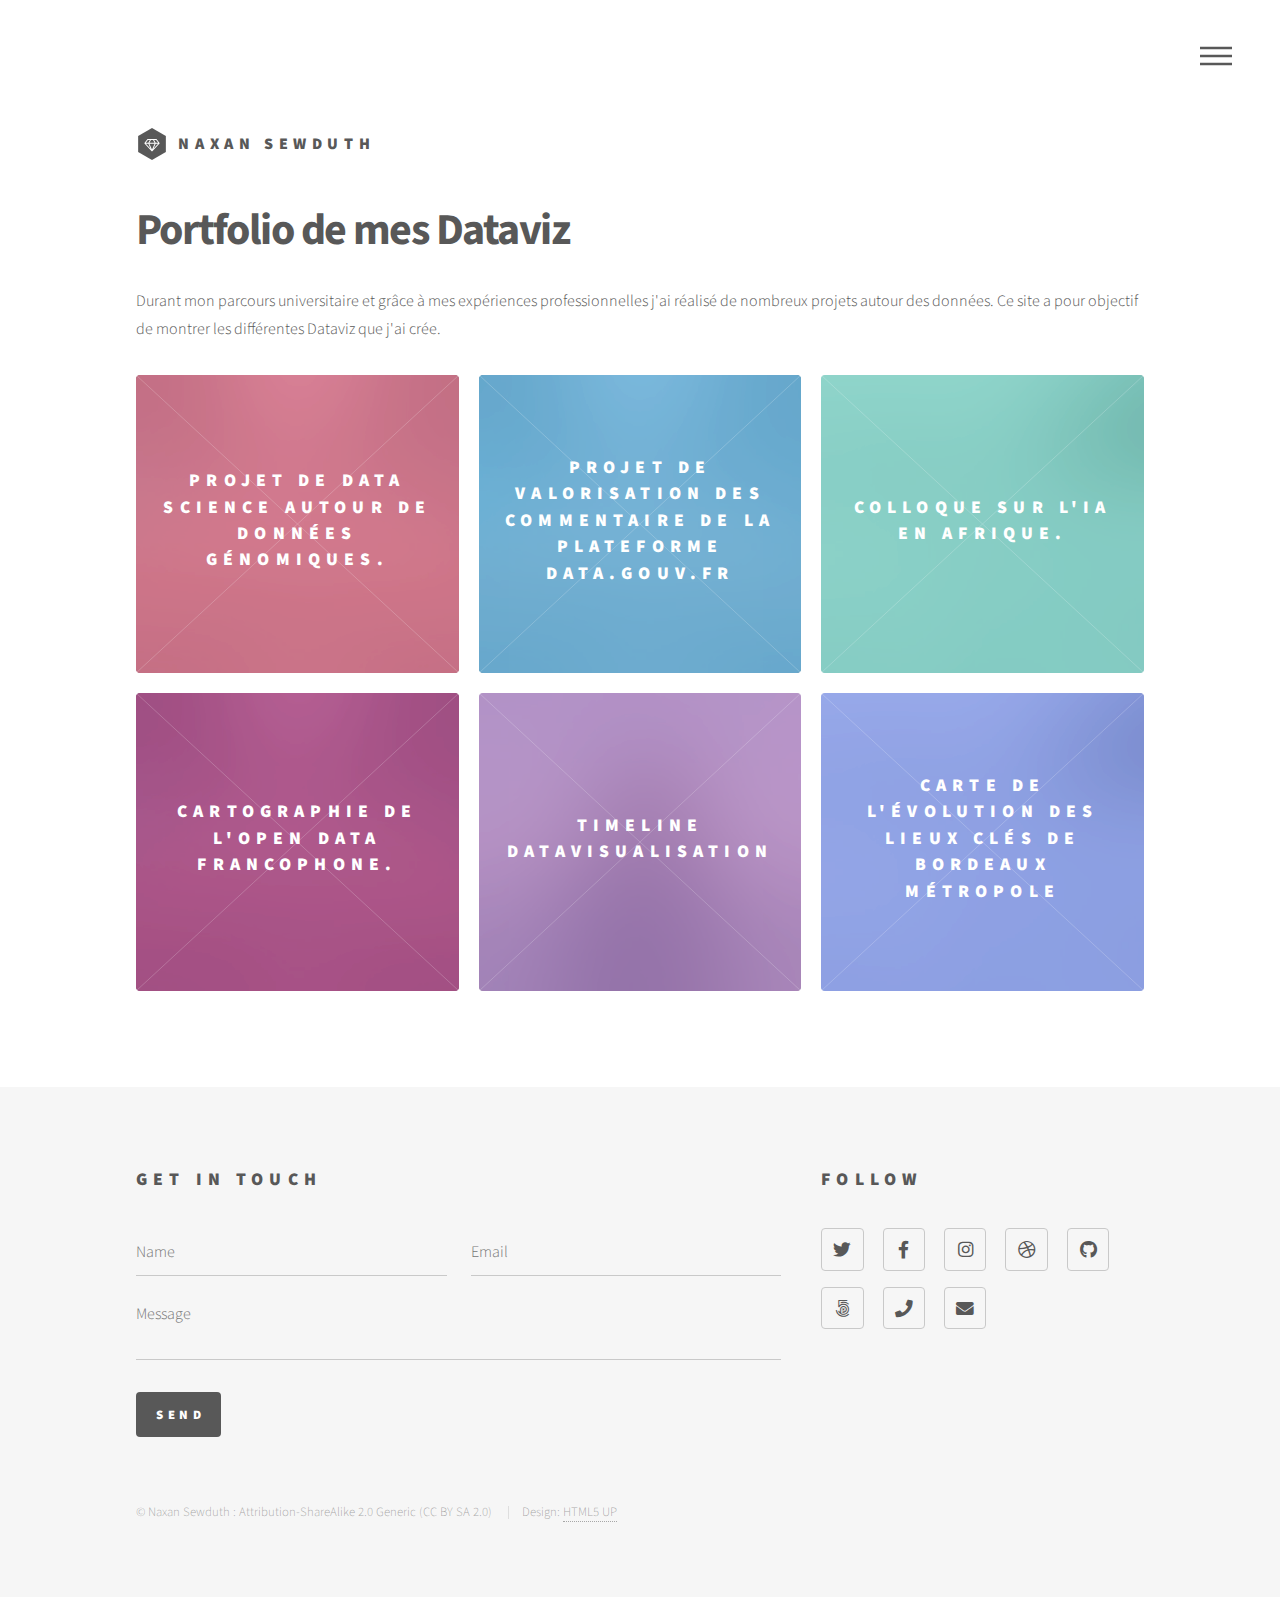
<file: index.html>
<!DOCTYPE HTML>
<!--
	Phantom by HTML5 UP
	html5up.net | @ajlkn
	Free for personal and commercial use under the CCA 3.0 license (html5up.net/license)
-->
<html>
	<head>
		<title>Phantom by HTML5 UP</title>
		<meta charset="utf-8" />
		<meta name="viewport" content="width=device-width, initial-scale=1, user-scalable=no" />
		<link rel="stylesheet" href="assets/css/main.css" />
		<noscript><link rel="stylesheet" href="assets/css/noscript.css" /></noscript>
	</head>
	<body class="is-preload">
		<!-- Wrapper -->
			<div id="wrapper">

				<!-- Header -->
					<header id="header">
						<div class="inner">

							<!-- Logo -->
								<a href="index.html" class="logo">
									<span class="symbol"><img src="images/logo.svg" alt="" /></span><span class="title">Naxan Sewduth</span>
								</a>

							<!-- Nav -->
								<nav>
									<ul>
										<li><a href="#menu">Menu</a></li>
									</ul>
								</nav>

						</div>
					</header>

				<!-- Menu -->
					<nav id="menu">
						<h2>Menu</h2>
						<ul>
							<li><a href="index.html">Accueil</a></li>
							<li><a href="https://www.data.gouv.fr/fr/posts/que-se-dit-il-dans-les-commentaires-sur-data-gouv-fr/#:~:text=Le%20syst%C3%A8me%20de%20commentaires%20de,mentions%20ou%20encore%20de%20mod%C3%A9ration."> Valorisation data.gouv.fr</a></li>
                            <li><a href="https://www.comtecdev.com/video-category/colloque-ia/">Colloque sur l'IA en Afrique</a></li>
                            <li><a href="data_science_genomique.html">Projet data science </a></li>
                            <li><a href="https://lpmind2021.medium.com/opendatasph%C3%A8re-un-projet-collaboratif-autour-de-lopen-data-francophone-2359c5c445be">Cartographie open data </a></li>
                            <li><a href="timeline.html">Timeline datavisualisation</a></li>
                            <li><a href="https://archives.bordeaux-metropole.fr/c-etait-ici/carte/n:48">Carte évolution lieux Bordeaux </a></li>
						</ul>
					</nav>
				<!-- Main -->
					<div id="main">
						<div class="inner">
							<header>
								<h1>Portfolio de mes Dataviz</h1>
								<p>Durant mon parcours universitaire et grâce à mes expériences professionnelles j'ai réalisé de nombreux projets autour des données. Ce site a pour objectif de montrer les différentes Dataviz que j'ai crée.</p>
							</header>
							<section class="tiles">
                                    <article class="style1">
									<span class="image">
										<img src="images/pic03.jpg" alt="" />
									</span>
									<a href="data_science_genomique.html">
										<h2>Projet de Data Science autour de données génomiques.</h2>
										<div class="content">
											<p>Recherche, nettoyage, structuration, projection et visualisation de données génomiques dans le cadre de la recherche sur le cancer.</p>
										</div>
									</a>
								    </article>
								<article class="style2">
									<span class="image">
										<img src="images/pic03.jpg" alt="" />
									</span>
									<a href="https://www.data.gouv.fr/fr/posts/que-se-dit-il-dans-les-commentaires-sur-data-gouv-fr/#:~:text=Le%20syst%C3%A8me%20de%20commentaires%20de,mentions%20ou%20encore%20de%20mod%C3%A9ration.">
										<h2>Projet de valorisation des commentaire de la plateforme data.gouv.fr</h2>
										<div class="content">
											<p>Sous la direction de l'entreprise Datactivist, la LP MIND a travaillé sur la catégorisation et la visualisation afin de faire remonter les problèmes principaux de la plateforme.</p>
										</div>
									</a>
								</article>
								<article class="style3">
									<span class="image">
										<img src="images/pic05.jpg" alt="" />
									</span>
									<a href="https://www.comtecdev.com/video-category/colloque-ia/">
										<h2>Colloque sur l'IA en Afrique.</h2>
										<div class="content">
											<p>Organisation d'un évènement autour de l'intelligence artificielle et de l'innovation sociale en Afrique sous la direction de la chaire unesco Pratiques émergentes en technologies et communication pour le développement.</p>
										</div>
									</a>
								</article>
						
							
								<article class="style4">
									<span class="image">
										<img src="images/pic03.jpg" alt="" />
									</span>
									<a href="https://lpmind2021.medium.com/opendatasph%C3%A8re-un-projet-collaboratif-autour-de-lopen-data-francophone-2359c5c445be">
										<h2>Cartographie de l'Open Data francophone.</h2>
										<div class="content">
											<p>Création d'une visualisation de donnée pour montrer les liens entre les différents acteurs de l'opendata en France.</p>
										</div>
									</a>
								</article>
								<article class="style5">
									<span class="image">
										<img src="images/pic04.jpg" alt="" />
									</span>
									<a href="timeline.html">
										<h2>Timeline Datavisualisation</h2>
										<div class="content">
											<p>Frise chronologique présentant les dates clés de la visualisation de données.</p>
										</div>
									</a>
								</article>
								<article class="style6">
									<span class="image">
										<img src="images/pic05.jpg" alt="" />
									</span>
									<a href="https://archives.bordeaux-metropole.fr/c-etait-ici/carte/n:48">
										<h2>Carte de l'évolution des lieux clés de Bordeaux métropole</h2>
										<div class="content">
											<p>Enrichissement d'une carte interactive autour des documents iconographiques des Archives Bordeaux Métropole.</p>
										</div>
									</a>
								</article>
							</section>
						</div>
					</div>

				<!-- Footer -->
					<footer id="footer">
						<div class="inner">
							<section>
								<h2>Get in touch</h2>
								<form method="post" action="#">
									<div class="fields">
										<div class="field half">
											<input type="text" name="name" id="name" placeholder="Name" />
										</div>
										<div class="field half">
											<input type="email" name="email" id="email" placeholder="Email" />
										</div>
										<div class="field">
											<textarea name="message" id="message" placeholder="Message"></textarea>
										</div>
									</div>
									<ul class="actions">
										<li><input type="submit" value="Send" class="primary" /></li>
									</ul>
								</form>
							</section>
							<section>
								<h2>Follow</h2>
								<ul class="icons">
									<li><a href="#" class="icon brands style2 fa-twitter"><span class="label">Twitter</span></a></li>
									<li><a href="#" class="icon brands style2 fa-facebook-f"><span class="label">Facebook</span></a></li>
									<li><a href="#" class="icon brands style2 fa-instagram"><span class="label">Instagram</span></a></li>
									<li><a href="#" class="icon brands style2 fa-dribbble"><span class="label">Dribbble</span></a></li>
									<li><a href="#" class="icon brands style2 fa-github"><span class="label">GitHub</span></a></li>
									<li><a href="#" class="icon brands style2 fa-500px"><span class="label">500px</span></a></li>
									<li><a href="#" class="icon solid style2 fa-phone"><span class="label">Phone</span></a></li>
									<li><a href="#" class="icon solid style2 fa-envelope"><span class="label">Email</span></a></li>
								</ul>
							</section>
							<ul class="copyright">
								<li>&copy; Naxan Sewduth : Attribution-ShareAlike 2.0 Generic (CC BY  SA 2.0)</li>
                                <li>Design: <a href="http://html5up.net">HTML5 UP</a></li>
							</ul>
						</div>
					</footer>

			</div>
			</div>

		<!-- Scripts -->
			<script src="assets/js/jquery.min.js"></script>
			<script src="assets/js/browser.min.js"></script>
			<script src="assets/js/breakpoints.min.js"></script>
			<script src="assets/js/util.js"></script>
			<script src="assets/js/main.js"></script>

	</body>
</html>
</file>
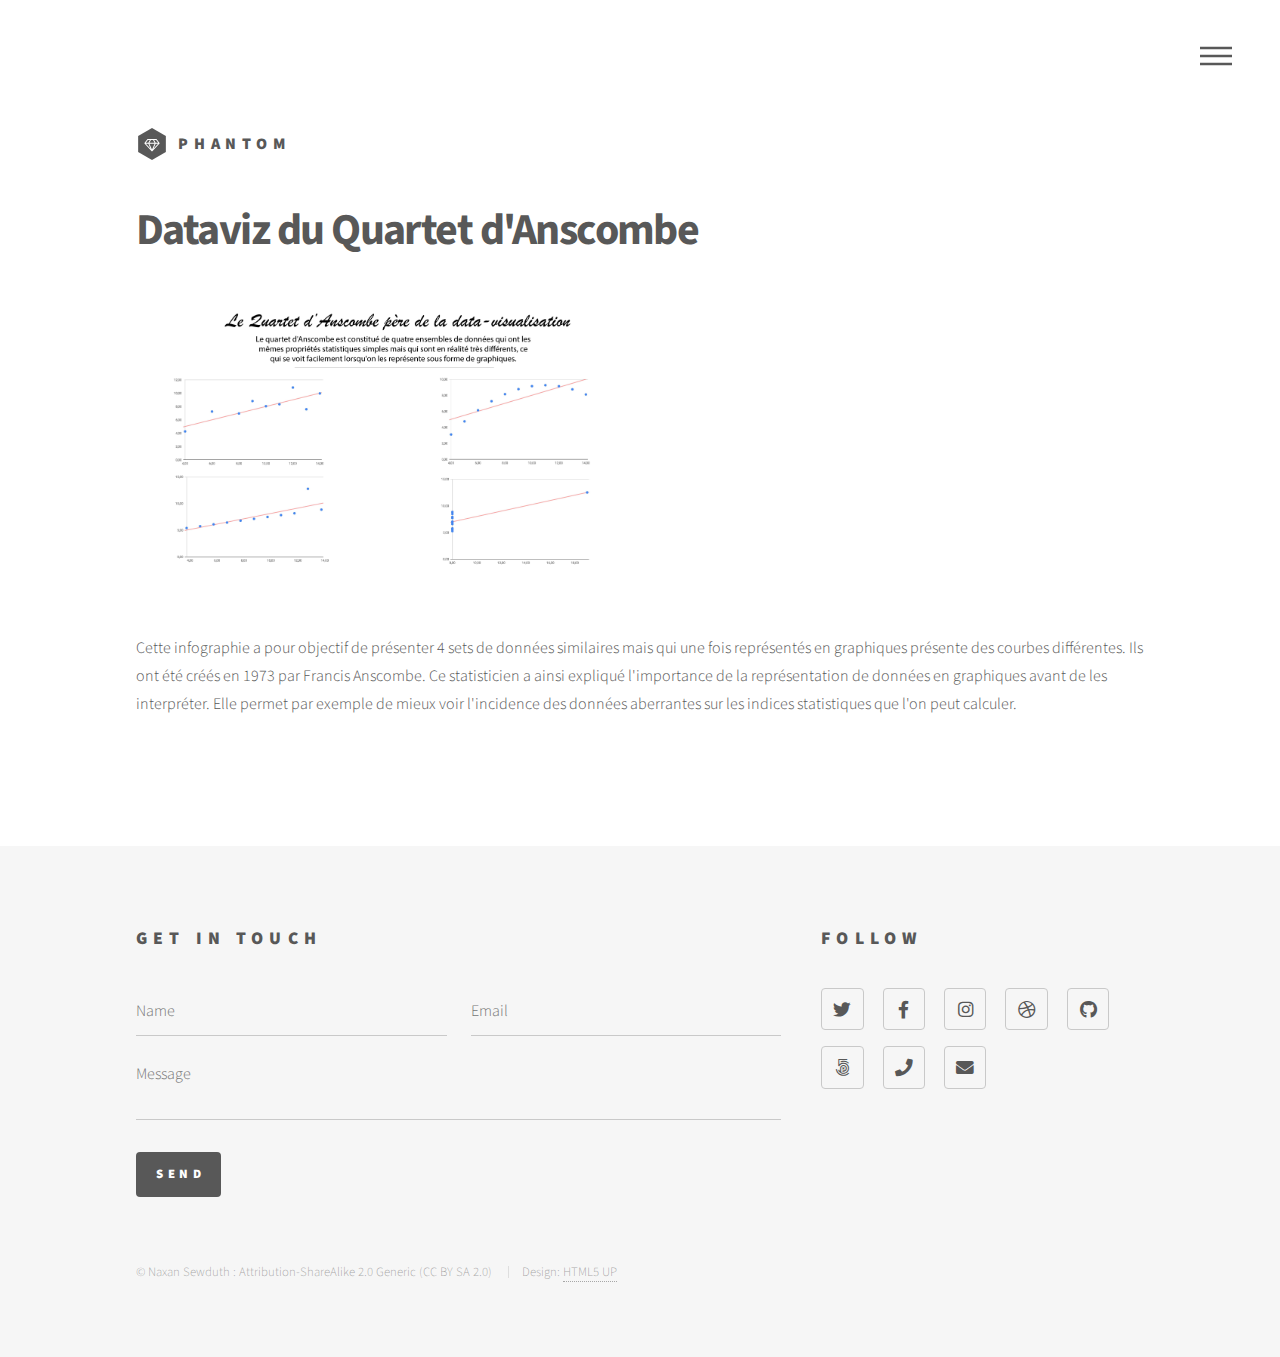
<file: anscombe.html>
<!DOCTYPE HTML>
<!--
	Phantom by HTML5 UP
	html5up.net | @ajlkn
	Free for personal and commercial use under the CCA 3.0 license (html5up.net/license)
-->
<html>
	<head>
		<title>Dataviz du Quartet d'Anscombe</title>
		<meta charset="utf-8" />
		<meta name="viewport" content="width=device-width, initial-scale=1, user-scalable=no" />
		<link rel="stylesheet" href="assets/css/main.css" />
		<noscript><link rel="stylesheet" href="assets/css/noscript.css" /></noscript>
	</head>
	<body class="is-preload">
		<!-- Wrapper -->
			<div id="wrapper">

				<!-- Header -->
					<header id="header">
						<div class="inner">

							<!-- Logo -->
								<a href="index.html" class="logo">
									<span class="symbol"><img src="images/logo.svg" alt="" /></span><span class="title">Phantom</span>
								</a>

							<!-- Nav -->
								<nav>
									<ul>
										<li><a href="#menu">Menu</a></li>
									</ul>
								</nav>

						</div>
					</header>

				<!-- Menu -->
					<nav id="menu">
						<h2>Menu</h2>
						<ul>
							<li><a href="index.html">Accueil</a></li>
							<li><a href="parcoursup.html">Dataviz Parcoursup</a></li>
							<li><a href="anscombe.html">Quartet d'Anscombe</a></li>
							<li><a href="photoviz.html">Le golf un vrais sport</a></li>
                            <li><a href="timeline.html">Timeline Dataviz</a></li>
                            <li><a href="top5.html">Top 5 sécurité des données</a></li>
						</ul>
					</nav>

				<!-- Main -->
					<div id="main">
						<div class="inner">
							<h1>Dataviz du Quartet d'Anscombe</h1>
							<span class="image main"><img src="images/img_quartet.jpg" alt="" /></span>
							<p>Cette infographie a pour objectif de présenter 4 sets de données similaires mais qui une fois représentés en graphiques présente des courbes différentes. Ils ont été créés en 1973 par Francis Anscombe. Ce statisticien a ainsi  expliqué l'importance de la représentation de données en graphiques avant de les interpréter. Elle permet par exemple de mieux voir l'incidence des données aberrantes sur les indices statistiques que l'on peut calculer. </p>
						</div>
					</div>

				<!-- Footer -->
					<footer id="footer">
						<div class="inner">
							<section>
								<h2>Get in touch</h2>
								<form method="post" action="#">
									<div class="fields">
										<div class="field half">
											<input type="text" name="name" id="name" placeholder="Name" />
										</div>
										<div class="field half">
											<input type="email" name="email" id="email" placeholder="Email" />
										</div>
										<div class="field">
											<textarea name="message" id="message" placeholder="Message"></textarea>
										</div>
									</div>
									<ul class="actions">
										<li><input type="submit" value="Send" class="primary" /></li>
									</ul>
								</form>
							</section>
							<section>
								<h2>Follow</h2>
								<ul class="icons">
									<li><a href="#" class="icon brands style2 fa-twitter"><span class="label">Twitter</span></a></li>
									<li><a href="#" class="icon brands style2 fa-facebook-f"><span class="label">Facebook</span></a></li>
									<li><a href="#" class="icon brands style2 fa-instagram"><span class="label">Instagram</span></a></li>
									<li><a href="#" class="icon brands style2 fa-dribbble"><span class="label">Dribbble</span></a></li>
									<li><a href="#" class="icon brands style2 fa-github"><span class="label">GitHub</span></a></li>
									<li><a href="#" class="icon brands style2 fa-500px"><span class="label">500px</span></a></li>
									<li><a href="#" class="icon solid style2 fa-phone"><span class="label">Phone</span></a></li>
									<li><a href="#" class="icon solid style2 fa-envelope"><span class="label">Email</span></a></li>
								</ul>
							</section>
							<ul class="copyright">
								<li>&copy; Naxan Sewduth : Attribution-ShareAlike 2.0 Generic (CC BY  SA 2.0)</li>
                                <li>Design: <a href="http://html5up.net">HTML5 UP</a></li>
							</ul>
						</div>
					</footer>

			</div>

		<!-- Scripts -->
			<script src="assets/js/jquery.min.js"></script>
			<script src="assets/js/browser.min.js"></script>
			<script src="assets/js/breakpoints.min.js"></script>
			<script src="assets/js/util.js"></script>
			<script src="assets/js/main.js"></script>

	</body>
</html>
</file>
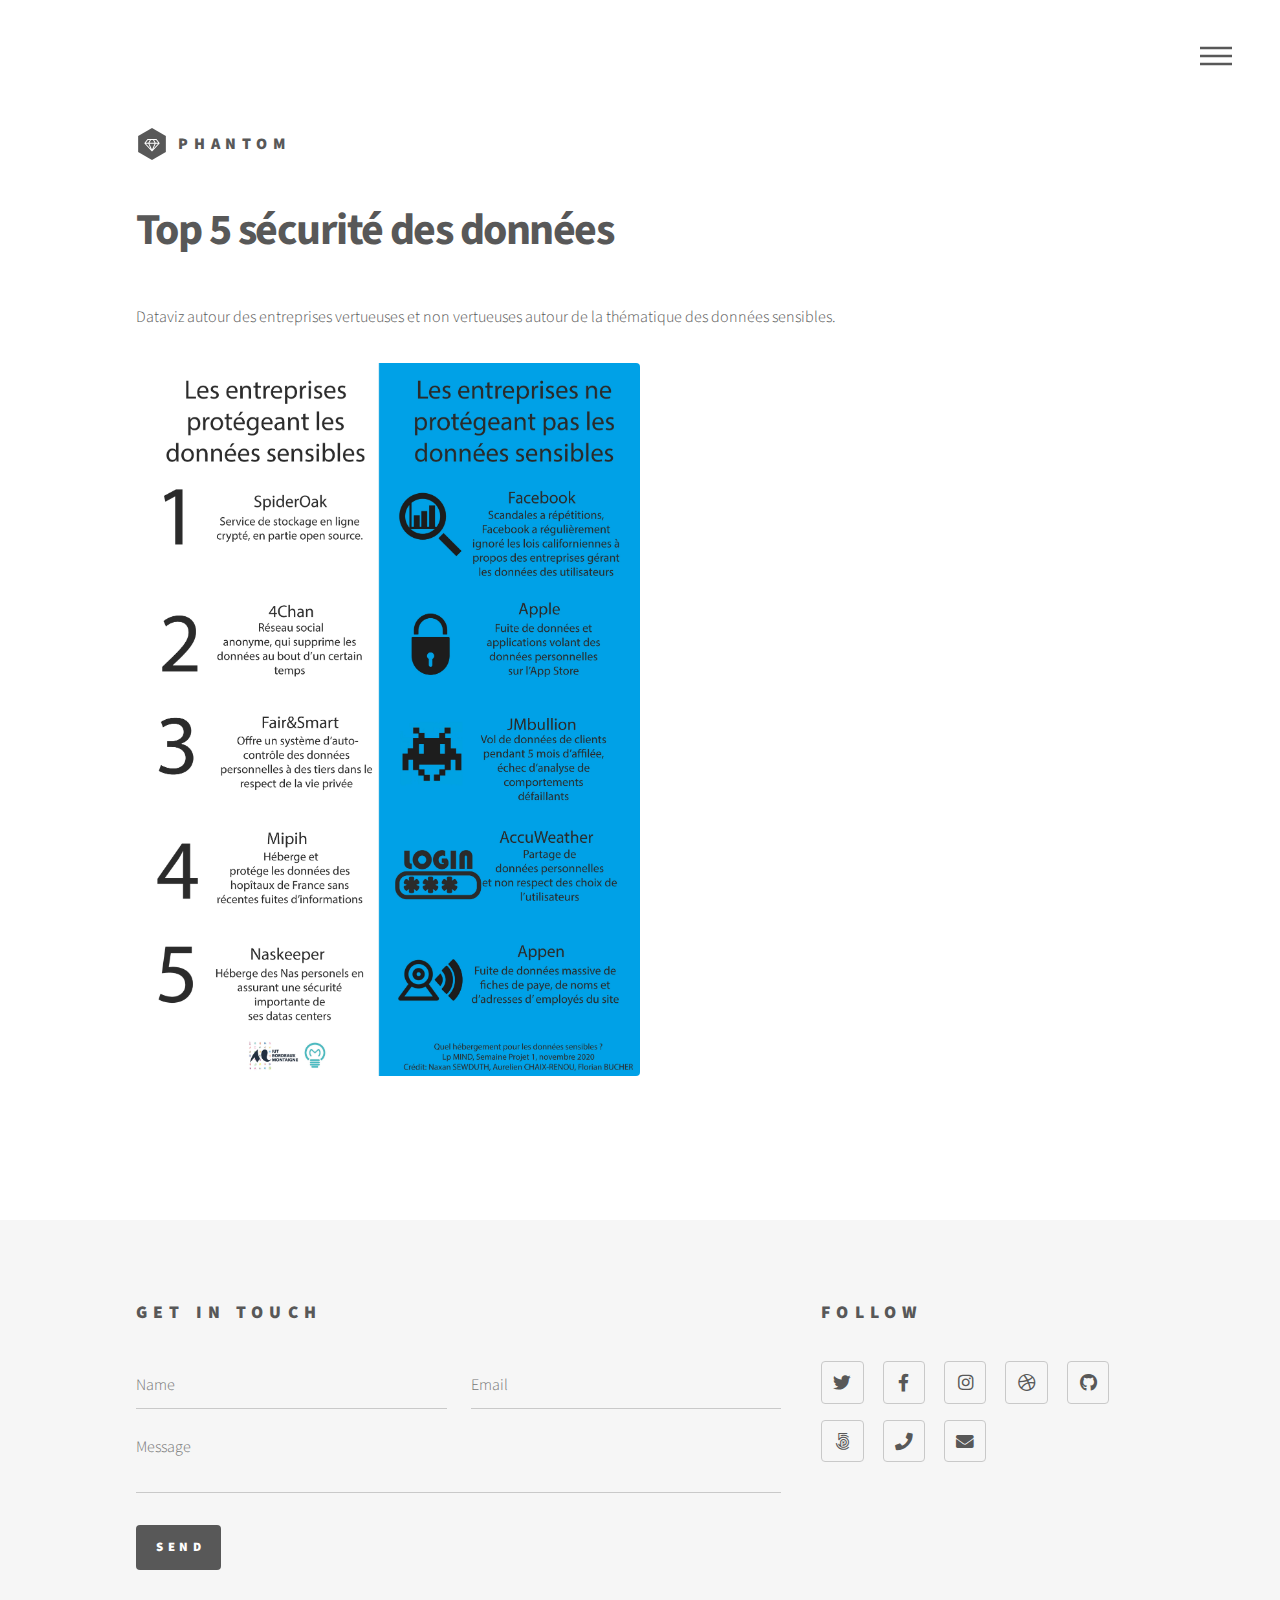
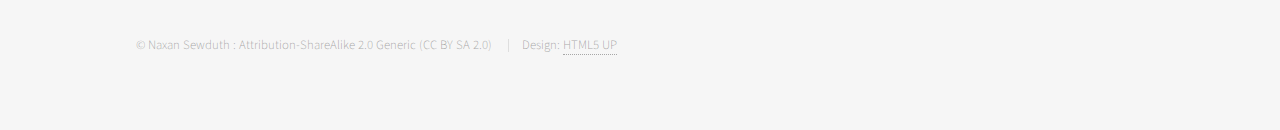
<file: carte_bordeaux.html>
<!DOCTYPE HTML>
<!--
	Phantom by HTML5 UP
	html5up.net | @ajlkn
	Free for personal and commercial use under the CCA 3.0 license (html5up.net/license)
-->
<html>
	<head>
		<title>Top 5</title>
		<meta charset="utf-8" />
		<meta name="viewport" content="width=device-width, initial-scale=1, user-scalable=no" />
		<link rel="stylesheet" href="assets/css/main.css" />
		<noscript><link rel="stylesheet" href="assets/css/noscript.css" /></noscript>
	</head>
	<body class="is-preload">
		<!-- Wrapper -->
			<div id="wrapper">

				<!-- Header -->
					<header id="header">
						<div class="inner">

							<!-- Logo -->
								<a href="index.html" class="logo">
									<span class="symbol"><img src="images/logo.svg" alt="" /></span><span class="title">Phantom</span>
								</a>

							<!-- Nav -->
								<nav>
									<ul>
										<li><a href="#menu">Menu</a></li>
									</ul>
								</nav>

						</div>
					</header>

				<!-- Menu -->
					<nav id="menu">
						<h2>Menu</h2>
						<ul>
							<li><a href="index.html">Accueil</a></li>
							<li><a href="parcoursup.html">Dataviz Parcoursup</a></li>
							<li><a href="anscombe.html">Quartet d'Anscombe</a></li>
							<li><a href="photoviz.html">Le golf un vrais sport</a></li>
                            <li><a href="timeline.html">Timeline Dataviz</a></li>
                            <li><a href="top5.html">Top 5 sécurité des données</a></li>
						</ul>
					</nav>

				<!-- Main -->
					<div id="main">
						<div class="inner">
							<h1>Top 5 sécurité des données</h1>
                            	<p>Dataviz autour des entreprises vertueuses et non vertueuses autour de la thématique des données sensibles.</p>
							<span class="image main"><img src="images/top_5.jpg" alt="" /></span>
						</div>
					</div>

				<!-- Footer -->
					<footer id="footer">
						<div class="inner">
							<section>
								<h2>Get in touch</h2>
								<form method="post" action="#">
									<div class="fields">
										<div class="field half">
											<input type="text" name="name" id="name" placeholder="Name" />
										</div>
										<div class="field half">
											<input type="email" name="email" id="email" placeholder="Email" />
										</div>
										<div class="field">
											<textarea name="message" id="message" placeholder="Message"></textarea>
										</div>
									</div>
									<ul class="actions">
										<li><input type="submit" value="Send" class="primary" /></li>
									</ul>
								</form>
							</section>
							<section>
								<h2>Follow</h2>
								<ul class="icons">
									<li><a href="#" class="icon brands style2 fa-twitter"><span class="label">Twitter</span></a></li>
									<li><a href="#" class="icon brands style2 fa-facebook-f"><span class="label">Facebook</span></a></li>
									<li><a href="#" class="icon brands style2 fa-instagram"><span class="label">Instagram</span></a></li>
									<li><a href="#" class="icon brands style2 fa-dribbble"><span class="label">Dribbble</span></a></li>
									<li><a href="#" class="icon brands style2 fa-github"><span class="label">GitHub</span></a></li>
									<li><a href="#" class="icon brands style2 fa-500px"><span class="label">500px</span></a></li>
									<li><a href="#" class="icon solid style2 fa-phone"><span class="label">Phone</span></a></li>
									<li><a href="#" class="icon solid style2 fa-envelope"><span class="label">Email</span></a></li>
								</ul>
							</section>
							<ul class="copyright">
								<li>&copy; Naxan Sewduth : Attribution-ShareAlike 2.0 Generic (CC BY  SA 2.0)</li>
                                <li>Design: <a href="http://html5up.net">HTML5 UP</a></li>
							</ul>
						</div>
					</footer>

			</div>

		<!-- Scripts -->
			<script src="assets/js/jquery.min.js"></script>
			<script src="assets/js/browser.min.js"></script>
			<script src="assets/js/breakpoints.min.js"></script>
			<script src="assets/js/util.js"></script>
			<script src="assets/js/main.js"></script>

	</body>
</html>
</file>
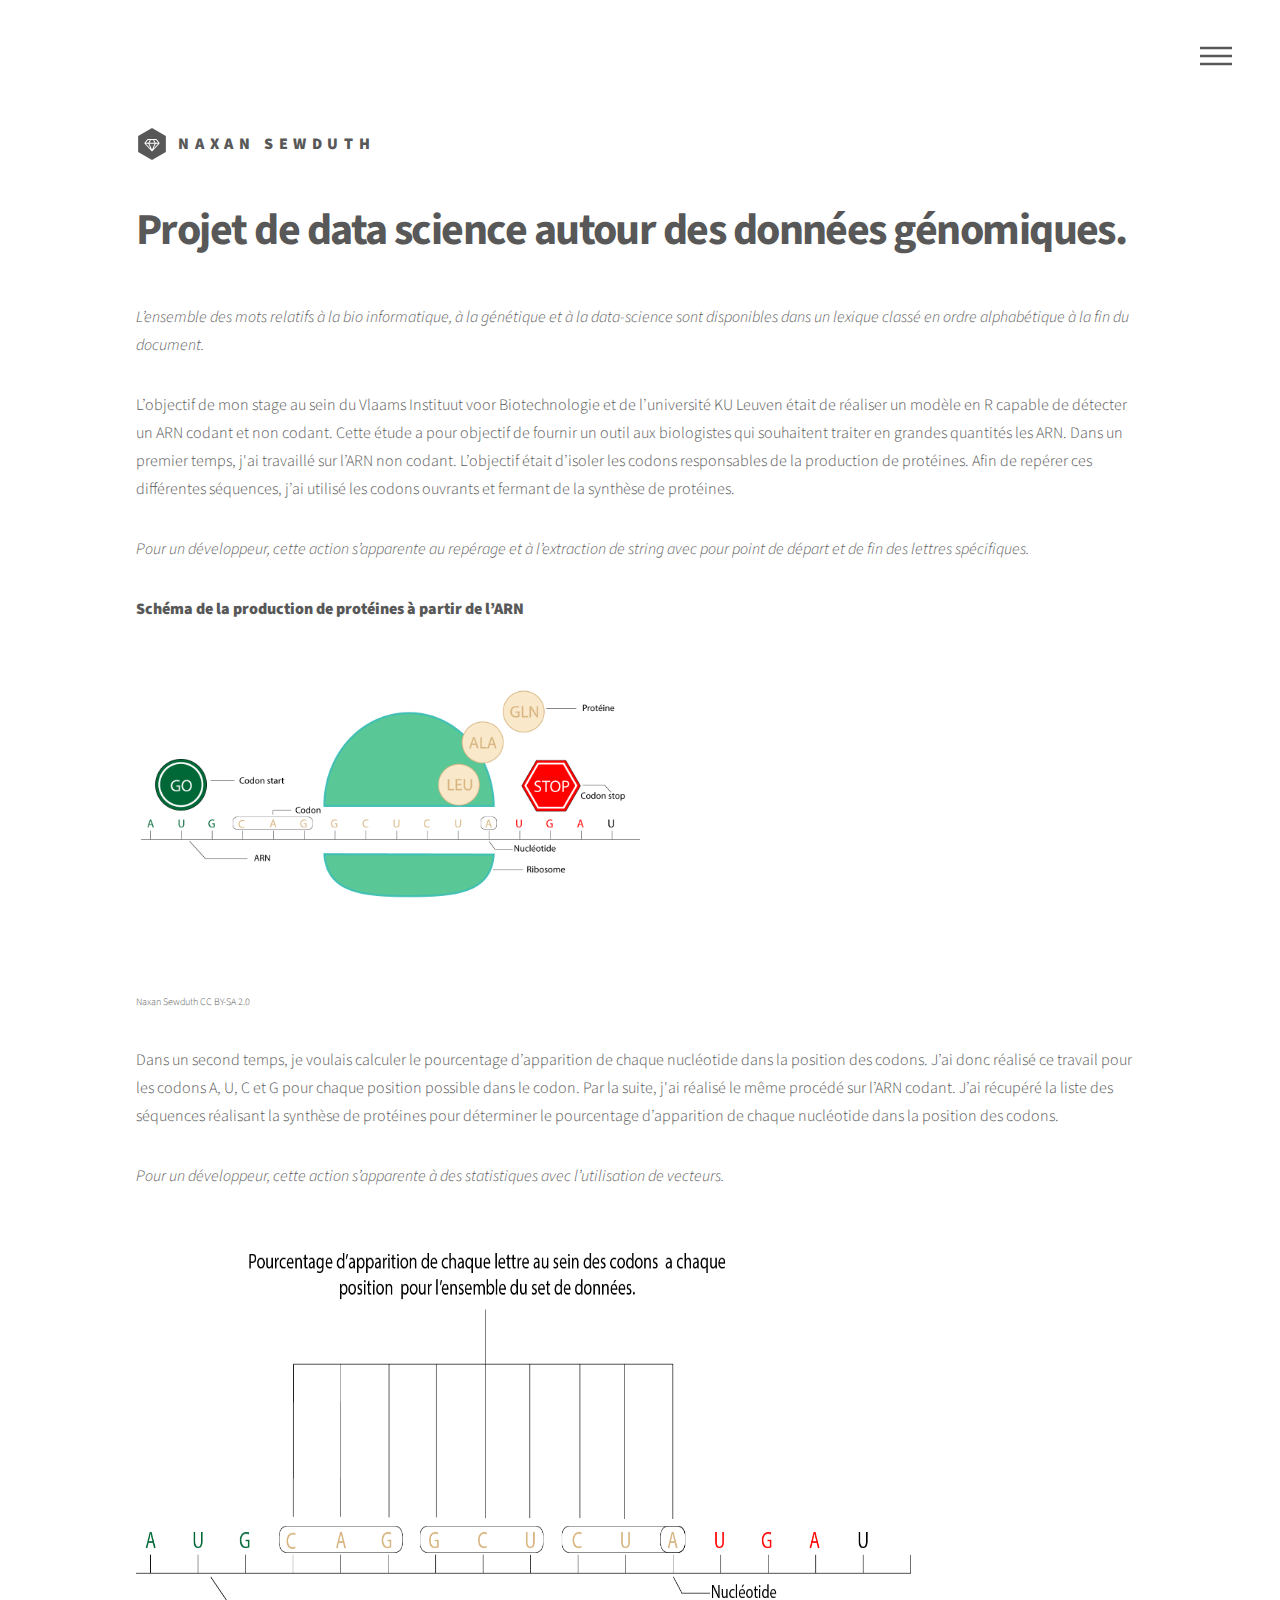
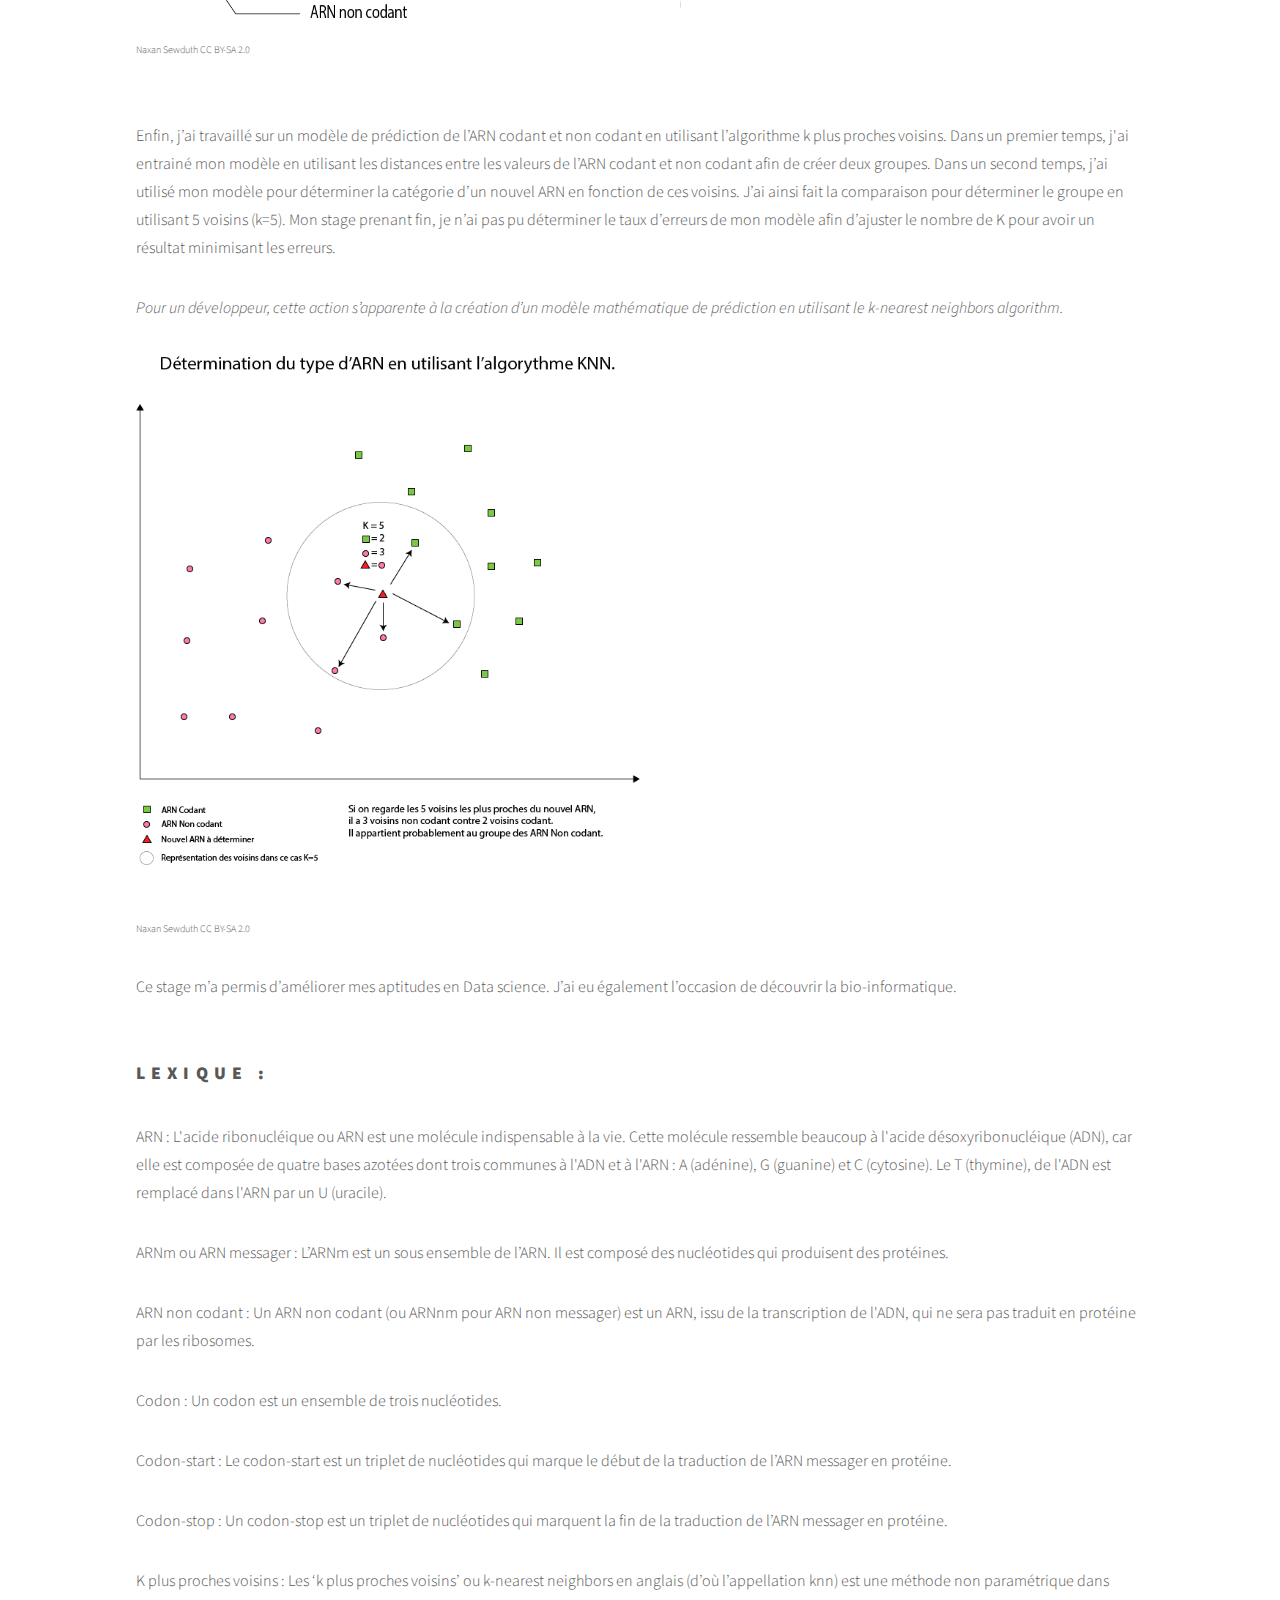
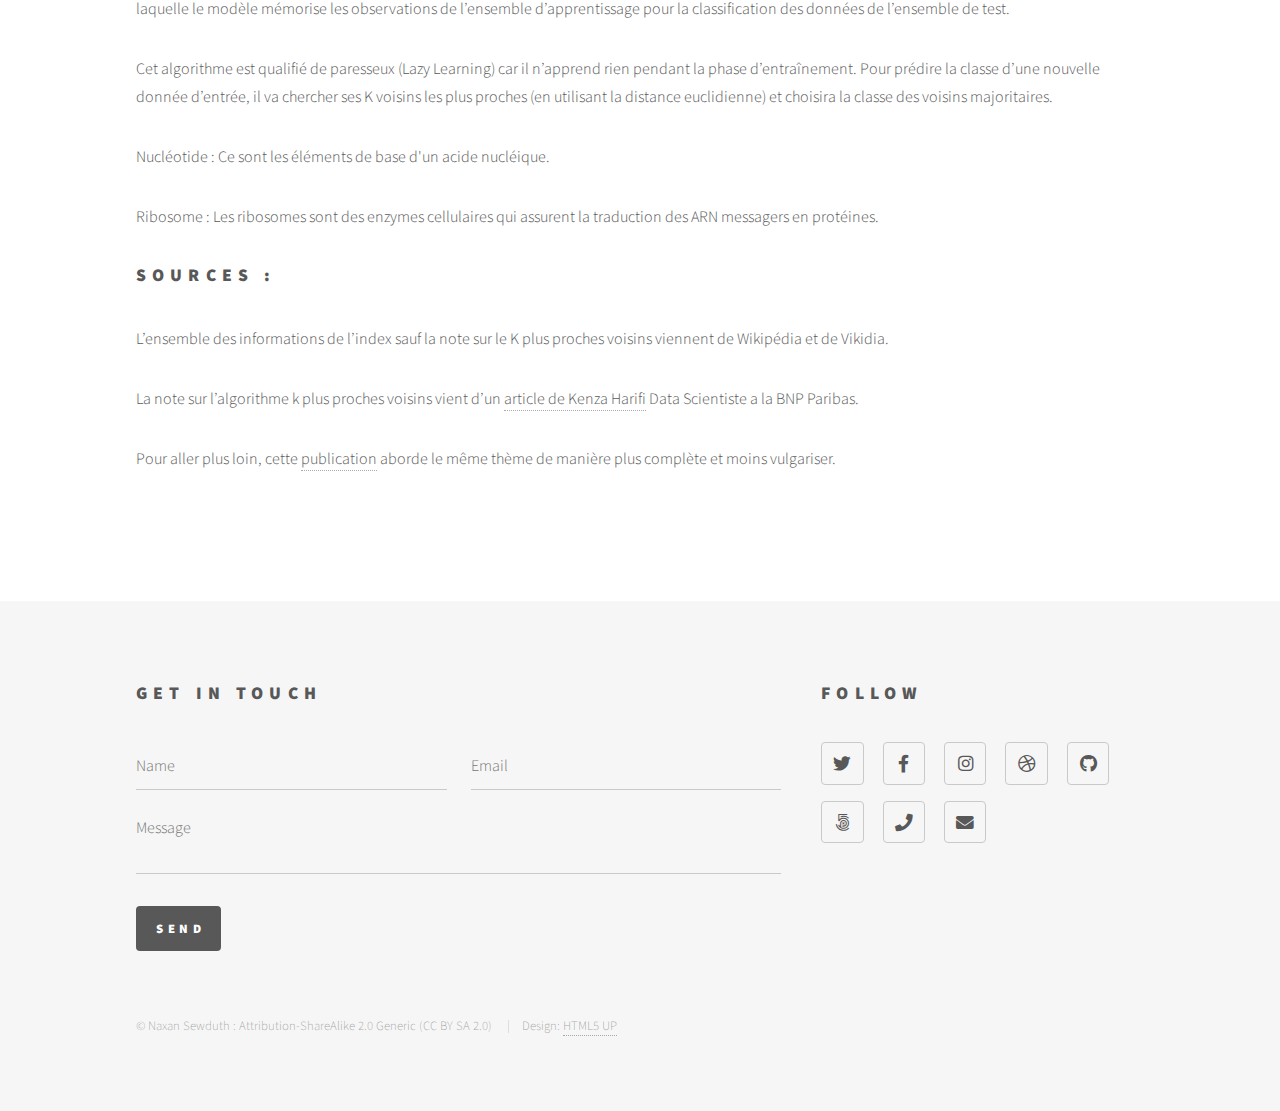
<file: data_science_genomique.html>
<!DOCTYPE HTML>
<!--
	Phantom by HTML5 UP
	html5up.net | @ajlkn
	Free for personal and commercial use under the CCA 3.0 license (html5up.net/license)
-->
<html>
	<head>
		<title>Projet de data science autour des données génomiques.</title>
		<meta charset="utf-8" />
		<meta name="viewport" content="width=device-width, initial-scale=1, user-scalable=no" />
		<link rel="stylesheet" href="assets/css/main.css" />
		<noscript><link rel="stylesheet" href="assets/css/noscript.css" /></noscript>
	</head>
	<body class="is-preload">
		<!-- Wrapper -->
			<div id="wrapper">

				<!-- Header -->
					<header id="header">
						<div class="inner">

							<!-- Logo -->
								<a href="index.html" class="logo">
									<span class="symbol"><img src="images/logo.svg" alt="" /></span><span class="title">Naxan Sewduth</span>
								</a>

							<!-- Nav -->
								<nav>
									<ul>
										<li><a href="#menu">Menu</a></li>
									</ul>
								</nav>

						</div>
					</header>

				<!-- Menu -->
					<nav id="menu">
						<h2>Menu</h2>
						<ul>
						<li><a href="index.html">Accueil</a></li>
							<li><a href="https://www.data.gouv.fr/fr/posts/que-se-dit-il-dans-les-commentaires-sur-data-gouv-fr/#:~:text=Le%20syst%C3%A8me%20de%20commentaires%20de,mentions%20ou%20encore%20de%20mod%C3%A9ration."> Valorisation data.gouv.fr</a></li>
                            <li><a href="https://www.comtecdev.com/video-category/colloque-ia/">Colloque sur l'IA en Afrique</a></li>
                            <li><a href="data_science_genomique.html">Projet data science </a></li>
                            <li><a href="https://lpmind2021.medium.com/opendatasph%C3%A8re-un-projet-collaboratif-autour-de-lopen-data-francophone-2359c5c445be">Cartographie open data </a></li>
                            <li><a href="timeline.html">Timeline datavisualisation</a></li>
                            <li><a href="https://archives.bordeaux-metropole.fr/c-etait-ici/carte/n:48">Carte évolution lieux Bordeaux </a></li>
						</ul>
					</nav>

				<!-- Main -->
					<div id="main">
						<div class="inner">
							<h1>Projet de data science autour des données génomiques.</h1>
                            	<p><i>L’ensemble des mots relatifs à la bio informatique, à la génétique et à la data-science sont disponibles dans un lexique classé en ordre alphabétique à la fin du document.</i></p>
                                <p>L’objectif de mon stage au sein du Vlaams Instituut voor Biotechnologie et de l’université KU Leuven était de réaliser un modèle en R capable de détecter un ARN codant et non codant. Cette étude a pour objectif de fournir un outil aux biologistes qui souhaitent traiter en grandes quantités les ARN. Dans un premier temps, j'ai travaillé sur l’ARN non codant. L’objectif était d’isoler les codons responsables de la production de protéines. Afin de repérer ces différentes séquences, j’ai utilisé les codons ouvrants et fermant de la synthèse de protéines. </p>
                                <p><i>Pour un développeur, cette action s’apparente au repérage et à l’extraction de string avec pour point de départ et de fin des lettres spécifiques.</i></p>
                                <p><b>Schéma de la production de protéines à partir de l’ARN</b> </p>
                                <span class="image main"><img src="images/image1.png" alt="" /></span>
                                <p><font size="-2">Naxan Sewduth CC BY-SA 2.0</font></p>
                                <p>Dans un second temps, je voulais calculer le pourcentage d’apparition de chaque nucléotide dans la position des codons. J’ai donc réalisé ce travail pour les codons A, U, C et G pour chaque position possible dans le codon. Par la suite, j'ai réalisé le même procédé sur l’ARN codant. J’ai récupéré la liste des séquences réalisant la synthèse de protéines pour déterminer le pourcentage d’apparition de chaque nucléotide dans la position des codons.</p>

                                <p><i>Pour un développeur, cette action s’apparente à des statistiques avec l’utilisation de vecteurs.</i> </p>

                                <br>
                                <span ><img src="images/image4.png" width="775" height="375" alt="" /></span>
                                <p><font size="-2">Naxan Sewduth CC BY-SA 2.0</font></p>

                                <br>
                                <p>Enfin, j’ai travaillé sur un modèle de prédiction de l’ARN codant et non codant en utilisant l’algorithme k plus proches voisins. Dans un premier temps, j'ai entrainé mon modèle en utilisant les distances entre les valeurs de l’ARN codant et non codant afin de créer deux groupes. Dans un second temps, j’ai utilisé mon modèle pour déterminer la catégorie d’un nouvel ARN en fonction de ces voisins. J’ai ainsi fait la comparaison pour déterminer le groupe en utilisant 5 voisins (k=5). Mon stage prenant fin, je n’ai pas pu déterminer le taux d’erreurs de mon modèle afin d’ajuster le nombre de K pour avoir un résultat minimisant les erreurs. </p>

                                <p><i>Pour un développeur, cette action s’apparente à la création d’un modèle mathématique de prédiction en utilisant le k-nearest neighbors algorithm.</i></p>

                                <span class="image main"><img src="images/image2.png"  alt="" /></span>
                                <p><font size="-2">Naxan Sewduth CC BY-SA 2.0</font></p>

                                
                                <p>Ce stage m’a permis d’améliorer mes aptitudes en Data science. J’ai eu également l’occasion de découvrir la bio-informatique.</p>

                                <br>
                                <h2>Lexique : </h2>

                                <p>ARN : L'acide ribonucléique ou ARN est une molécule indispensable à la vie. Cette molécule ressemble beaucoup à l'acide désoxyribonucléique (ADN), car elle est composée de quatre bases azotées dont trois communes à l'ADN et à l'ARN : A (adénine), G (guanine) et C (cytosine). Le T (thymine), de l'ADN est remplacé dans l'ARN par un U (uracile).</p>

                                <p>ARNm ou ARN messager : L’ARNm est un sous ensemble de l’ARN. Il est composé des nucléotides qui produisent des protéines. </p>

                                
                                <p>ARN non codant : Un ARN non codant (ou ARNnm pour ARN non messager) est un ARN, issu de la transcription de l'ADN, qui ne sera pas traduit en protéine par les ribosomes.</p>

                                
                                <p>Codon : Un codon est un ensemble de trois nucléotides.</p>

                                
                                <p>Codon-start : Le codon-start est un triplet de nucléotides qui marque le début de la traduction de l’ARN messager en protéine.</p>

                                
                                <p>Codon-stop : Un codon-stop est un triplet de nucléotides qui marquent la fin de la traduction de l’ARN messager en protéine.</p>

                                
                                <p>K plus proches voisins : Les ‘k plus proches voisins’ ou k-nearest neighbors en anglais (d’où l’appellation knn) est une méthode non paramétrique dans laquelle le modèle mémorise les observations de l’ensemble d’apprentissage pour la classification des données de l’ensemble de test.</p>

                                <p>Cet algorithme est qualifié de paresseux (Lazy Learning) car il n’apprend rien pendant la phase d’entraînement. Pour prédire la classe d’une nouvelle donnée d’entrée, il va chercher ses K voisins les plus proches (en utilisant la distance euclidienne) et choisira la classe des voisins majoritaires.</p>

                                
                                <p>Nucléotide : Ce sont les éléments de base d'un acide nucléique.</p>

                                
                                <p>Ribosome : Les ribosomes sont des enzymes cellulaires qui assurent la traduction des ARN messagers en protéines.</p>

                                
                                <h2>Sources : </h2>

                                
                                <p>L’ensemble des informations de l’index sauf la note sur le K plus proches voisins viennent de Wikipédia et de Vikidia. </p>

                                
                                <p>La note sur l’algorithme k plus proches voisins vient d’un <a href="https://medium.com/@kenzaharifi/bien-comprendre-lalgorithme-des-k-plus-proches-voisins-fonctionnement-et-impl%C3%A9mentation-sur-r-et-a66d2d372679" >article de Kenza Harifi</a> Data Scientiste a la BNP Paribas.</p>

                                
                                <p>Pour aller plus loin, cette <a href="https://www.ncbi.nlm.nih.gov/pmc/articles/PMC3616698/" >publication</a> aborde le même thème de manière plus complète et moins vulgariser. </p>

						</div>
					</div>

				<!-- Footer -->
					<footer id="footer">
						<div class="inner">
							<section>
								<h2>Get in touch</h2>
								<form method="post" action="#">
									<div class="fields">
										<div class="field half">
											<input type="text" name="name" id="name" placeholder="Name" />
										</div>
										<div class="field half">
											<input type="email" name="email" id="email" placeholder="Email" />
										</div>
										<div class="field">
											<textarea name="message" id="message" placeholder="Message"></textarea>
										</div>
									</div>
									<ul class="actions">
										<li><input type="submit" value="Send" class="primary" /></li>
									</ul>
								</form>
							</section>
							<section>
								<h2>Follow</h2>
								<ul class="icons">
									<li><a href="#" class="icon brands style2 fa-twitter"><span class="label">Twitter</span></a></li>
									<li><a href="#" class="icon brands style2 fa-facebook-f"><span class="label">Facebook</span></a></li>
									<li><a href="#" class="icon brands style2 fa-instagram"><span class="label">Instagram</span></a></li>
									<li><a href="#" class="icon brands style2 fa-dribbble"><span class="label">Dribbble</span></a></li>
									<li><a href="#" class="icon brands style2 fa-github"><span class="label">GitHub</span></a></li>
									<li><a href="#" class="icon brands style2 fa-500px"><span class="label">500px</span></a></li>
									<li><a href="#" class="icon solid style2 fa-phone"><span class="label">Phone</span></a></li>
									<li><a href="#" class="icon solid style2 fa-envelope"><span class="label">Email</span></a></li>
								</ul>
							</section>
							<ul class="copyright">
								<li>&copy; Naxan Sewduth : Attribution-ShareAlike 2.0 Generic (CC BY  SA 2.0)</li>
                                <li>Design: <a href="http://html5up.net">HTML5 UP</a></li>
							</ul>
						</div>
					</footer>

			</div>

		<!-- Scripts -->
			<script src="assets/js/jquery.min.js"></script>
			<script src="assets/js/browser.min.js"></script>
			<script src="assets/js/breakpoints.min.js"></script>
			<script src="assets/js/util.js"></script>
			<script src="assets/js/main.js"></script>

	</body>
</html>
</file>
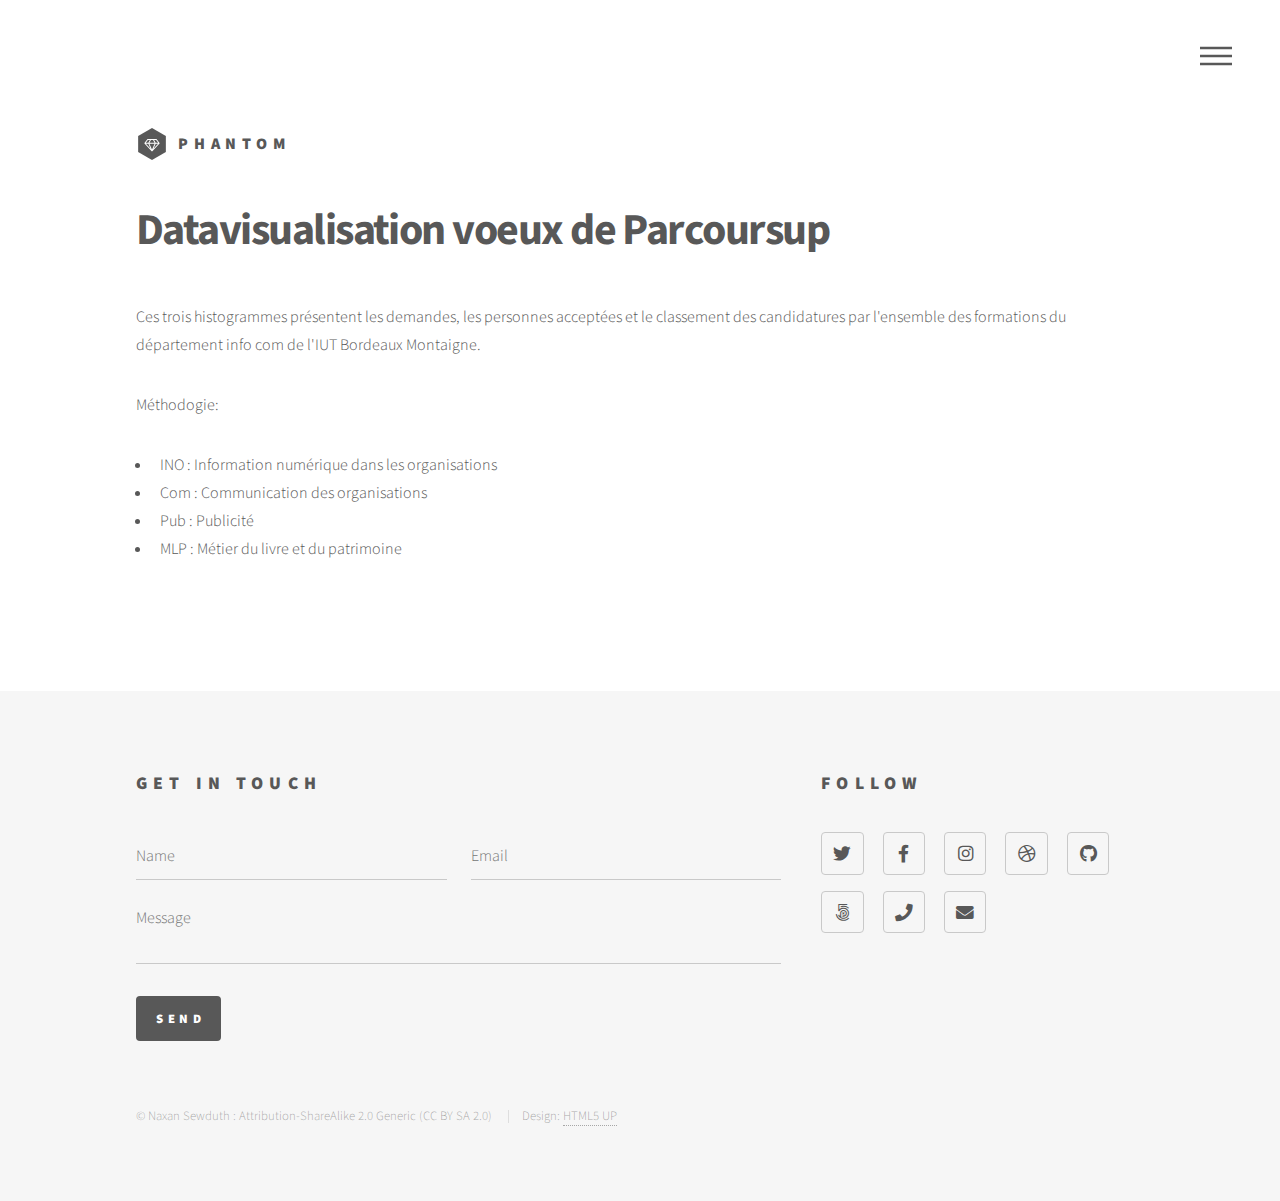
<file: datavisualisation_des_elections.html>
<!DOCTYPE HTML>
<!--
	Phantom by HTML5 UP
	html5up.net | @ajlkn
	Free for personal and commercial use under the CCA 3.0 license (html5up.net/license)
-->
<html>
	<head>
		<title>Datavisualisation voeux de Parcoursup</title>
		<meta charset="utf-8" />
		<meta name="viewport" content="width=device-width, initial-scale=1, user-scalable=no" />
		<link rel="stylesheet" href="assets/css/main.css" />
		<noscript><link rel="stylesheet" href="assets/css/noscript.css" /></noscript>
	</head>
	<body class="is-preload">
		<!-- Wrapper -->
			<div id="wrapper">

				<!-- Header -->
					<header id="header">
						<div class="inner">

							<!-- Logo -->
								<a href="index.html" class="logo">
									<span class="symbol"><img src="images/logo.svg" alt="" /></span><span class="title">Phantom</span>
								</a>

							<!-- Nav -->
								<nav>
									<ul>
										<li><a href="#menu">Menu</a></li>
									</ul>
								</nav>

						</div>
					</header>

				<!-- Menu -->
					<nav id="menu">
						<h2>Menu</h2>
						<ul>
							<li><a href="index.html">Accueil</a></li>
							<li><a href="parcoursup.html">Dataviz Parcoursup</a></li>
							<li><a href="anscombe.html">Quartet d'Anscombe</a></li>
							<li><a href="photoviz.html">Le golf un vrais sport</a></li>
                            <li><a href="timeline.html">Timeline Dataviz</a></li>
                            <li><a href="top5.html">Top 5 sécurité des données</a></li>
						</ul>
					</nav>

				<!-- Main -->
					<div id="main">
						<div class="inner">
							<h1>Datavisualisation voeux de Parcoursup</h1>
                            <p>Ces trois histogrammes présentent les demandes, les personnes acceptées et le classement des candidatures par l'ensemble des formations du département info com de l'IUT Bordeaux Montaigne.</p> 
                            <p> Méthodogie: </p>
                            <ul> 
                                <li>INO : Information numérique dans les organisations</li>
                                <li>Com : Communication des organisations </li>
                                <li>Pub : Publicité </li>
                                <li>MLP : Métier du livre et du patrimoine</li> 
                            </ul> 
                           
                            <div class="flourish-embed flourish-chart" data-src="visualisation/5991172"><script src="https://public.flourish.studio/resources/embed.js"></script></div>
							<div class="flourish-embed flourish-chart" data-src="visualisation/5991649"><script src="https://public.flourish.studio/resources/embed.js"></script></div>
                            <div class="flourish-embed flourish-chart" data-src="visualisation/5991963"><script src="https://public.flourish.studio/resources/embed.js"></script></div>
						</div>
					</div>

				<!-- Footer -->
					<footer id="footer">
						<div class="inner">
							<section>
								<h2>Get in touch</h2>
								<form method="post" action="#">
									<div class="fields">
										<div class="field half">
											<input type="text" name="name" id="name" placeholder="Name" />
										</div>
										<div class="field half">
											<input type="email" name="email" id="email" placeholder="Email" />
										</div>
										<div class="field">
											<textarea name="message" id="message" placeholder="Message"></textarea>
										</div>
									</div>
									<ul class="actions">
										<li><input type="submit" value="Send" class="primary" /></li>
									</ul>
								</form>
							</section>
							<section>
								<h2>Follow</h2>
								<ul class="icons">
									<li><a href="#" class="icon brands style2 fa-twitter"><span class="label">Twitter</span></a></li>
									<li><a href="#" class="icon brands style2 fa-facebook-f"><span class="label">Facebook</span></a></li>
									<li><a href="#" class="icon brands style2 fa-instagram"><span class="label">Instagram</span></a></li>
									<li><a href="#" class="icon brands style2 fa-dribbble"><span class="label">Dribbble</span></a></li>
									<li><a href="#" class="icon brands style2 fa-github"><span class="label">GitHub</span></a></li>
									<li><a href="#" class="icon brands style2 fa-500px"><span class="label">500px</span></a></li>
									<li><a href="#" class="icon solid style2 fa-phone"><span class="label">Phone</span></a></li>
									<li><a href="#" class="icon solid style2 fa-envelope"><span class="label">Email</span></a></li>
								</ul>
							</section>
							<ul class="copyright">
								<li>&copy; Naxan Sewduth : Attribution-ShareAlike 2.0 Generic (CC BY  SA 2.0)</li>
                                <li>Design: <a href="http://html5up.net">HTML5 UP</a></li>
							</ul>
						</div>
					</footer>

			</div>

		<!-- Scripts -->
			<script src="assets/js/jquery.min.js"></script>
			<script src="assets/js/browser.min.js"></script>
			<script src="assets/js/breakpoints.min.js"></script>
			<script src="assets/js/util.js"></script>
			<script src="assets/js/main.js"></script>

	</body>
</html>
</file>
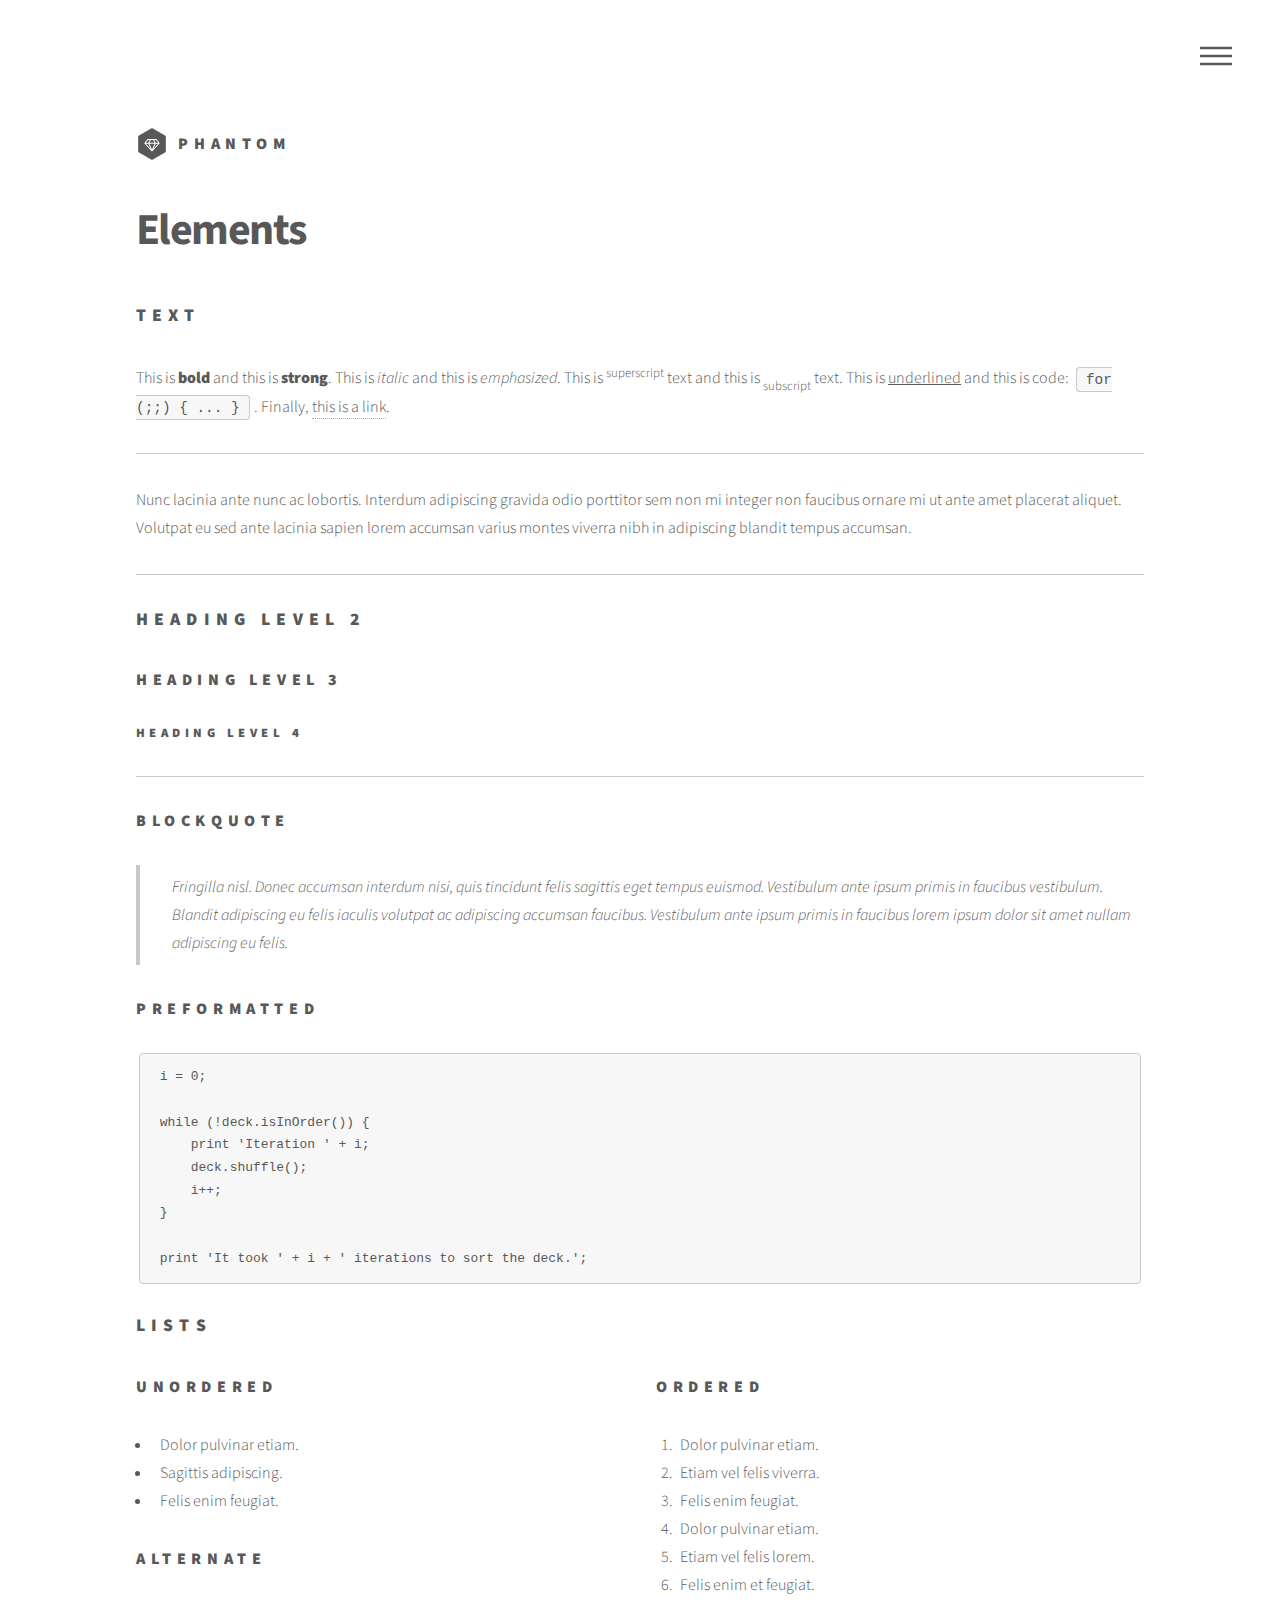
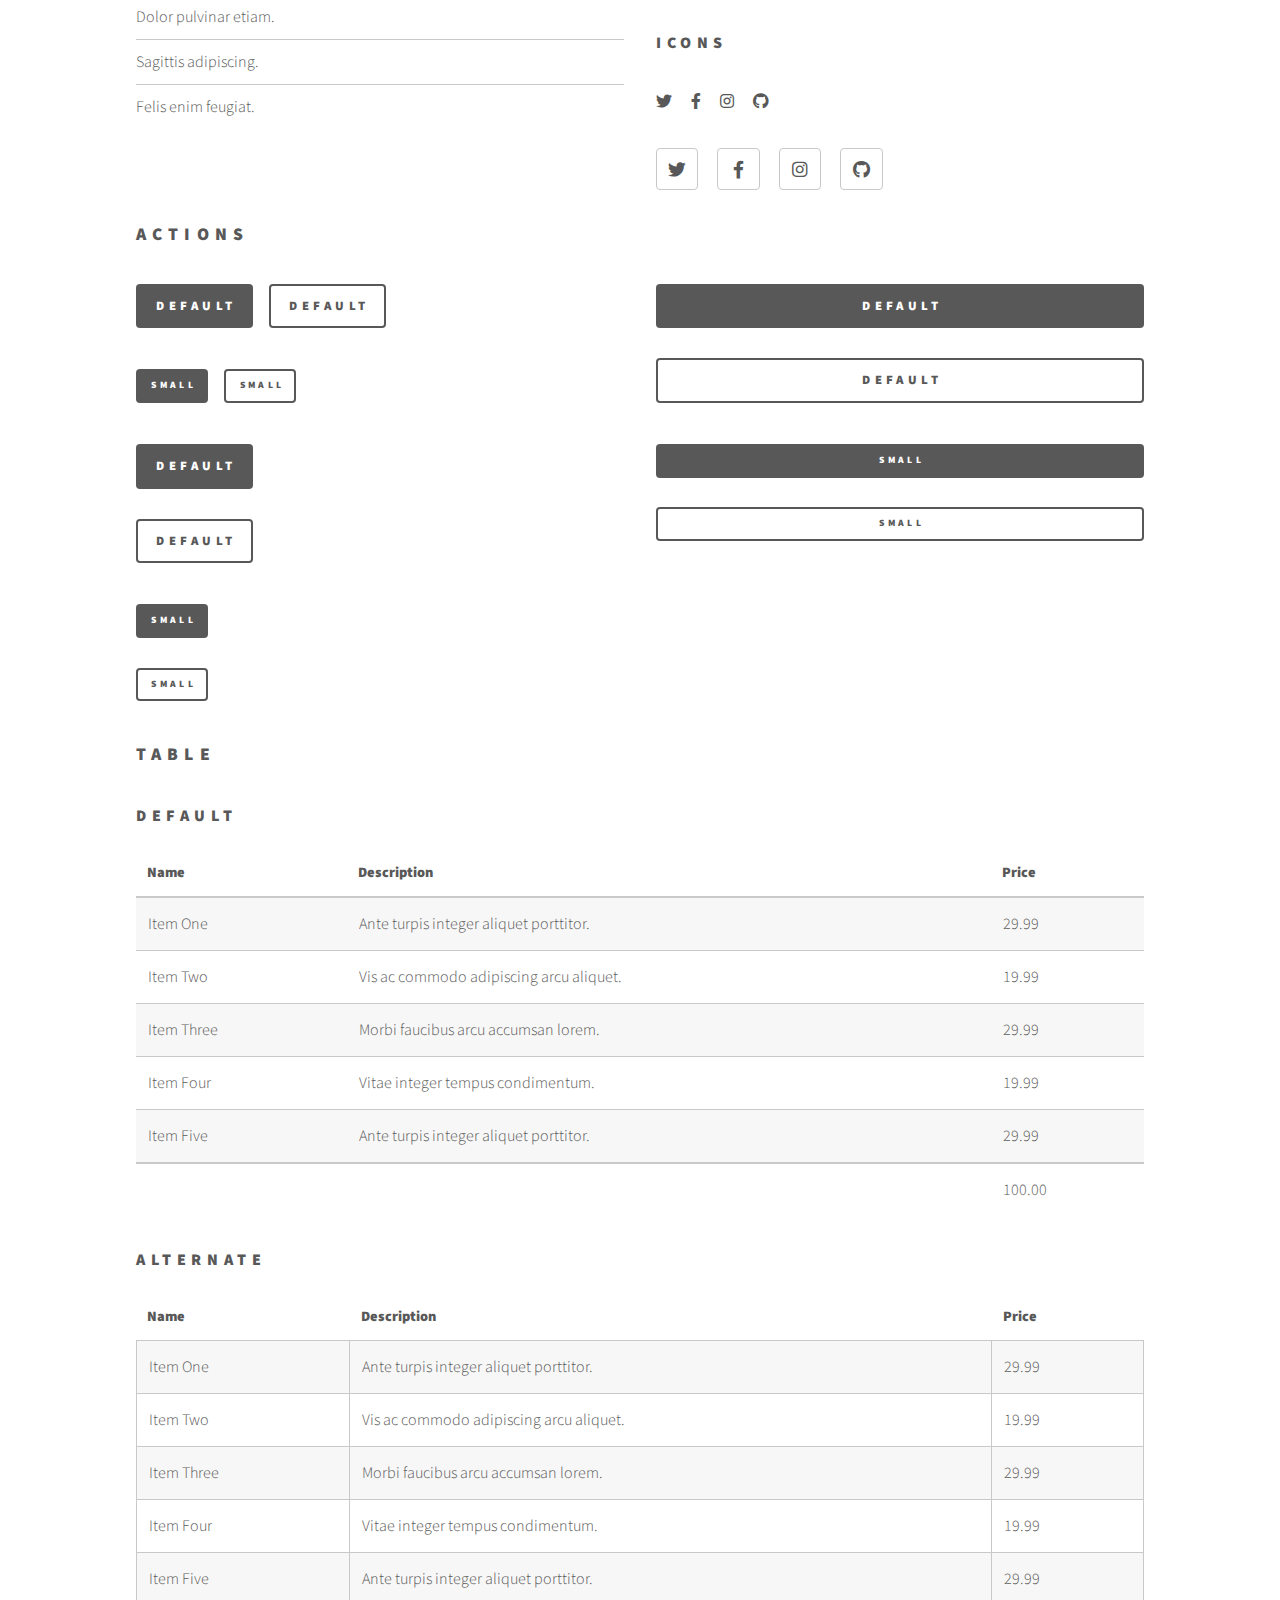
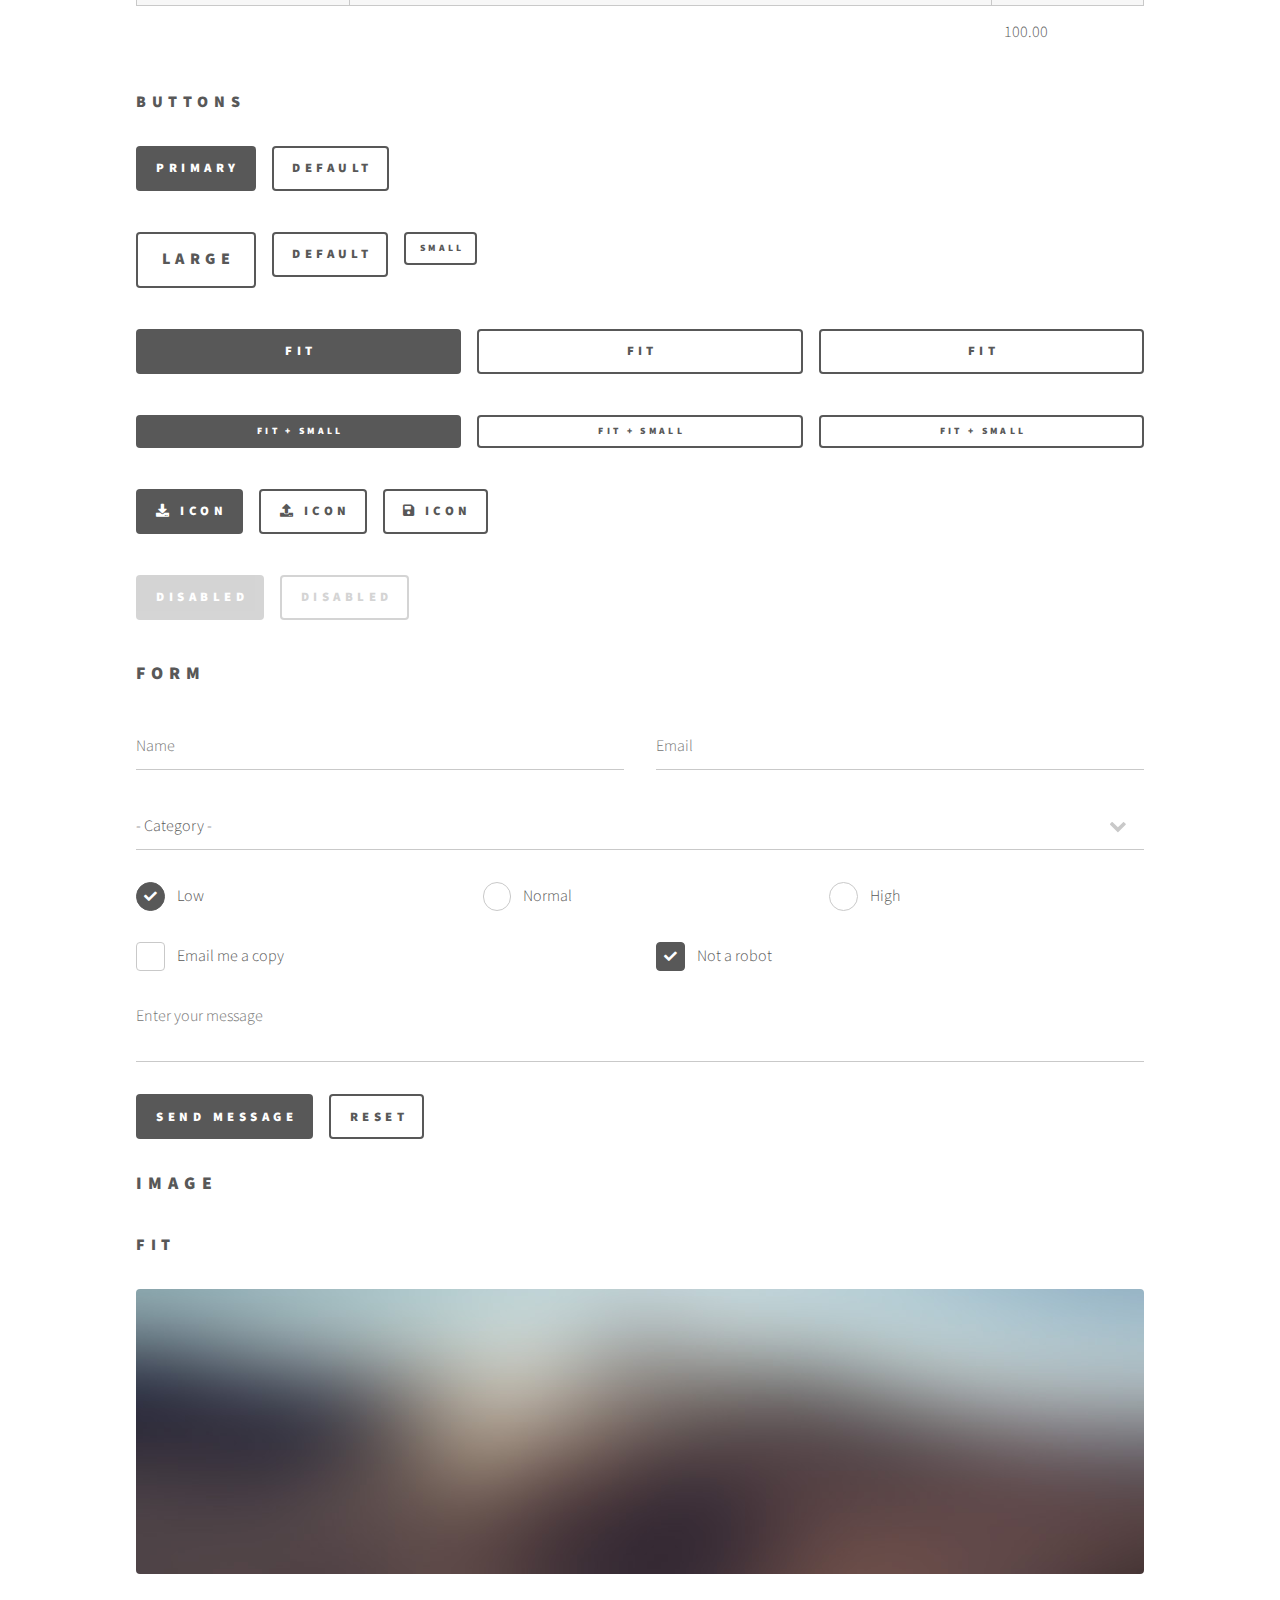
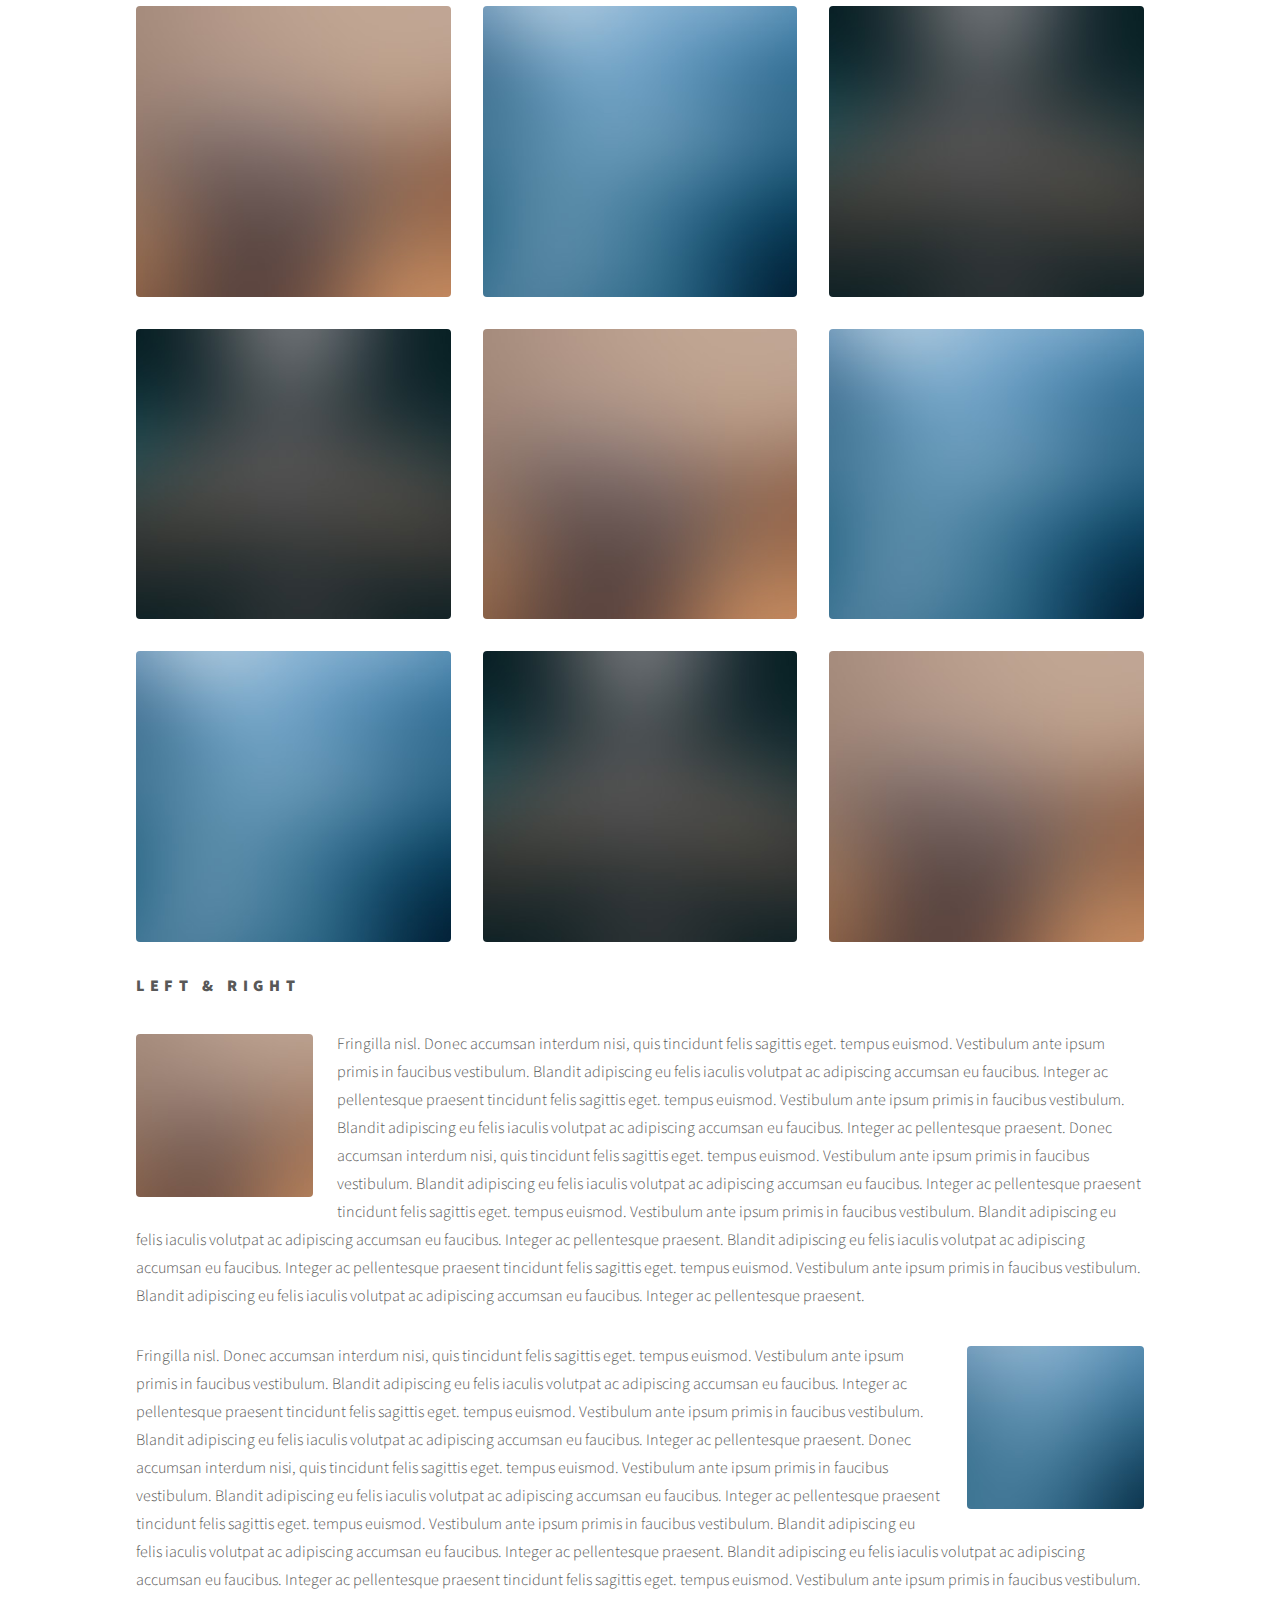
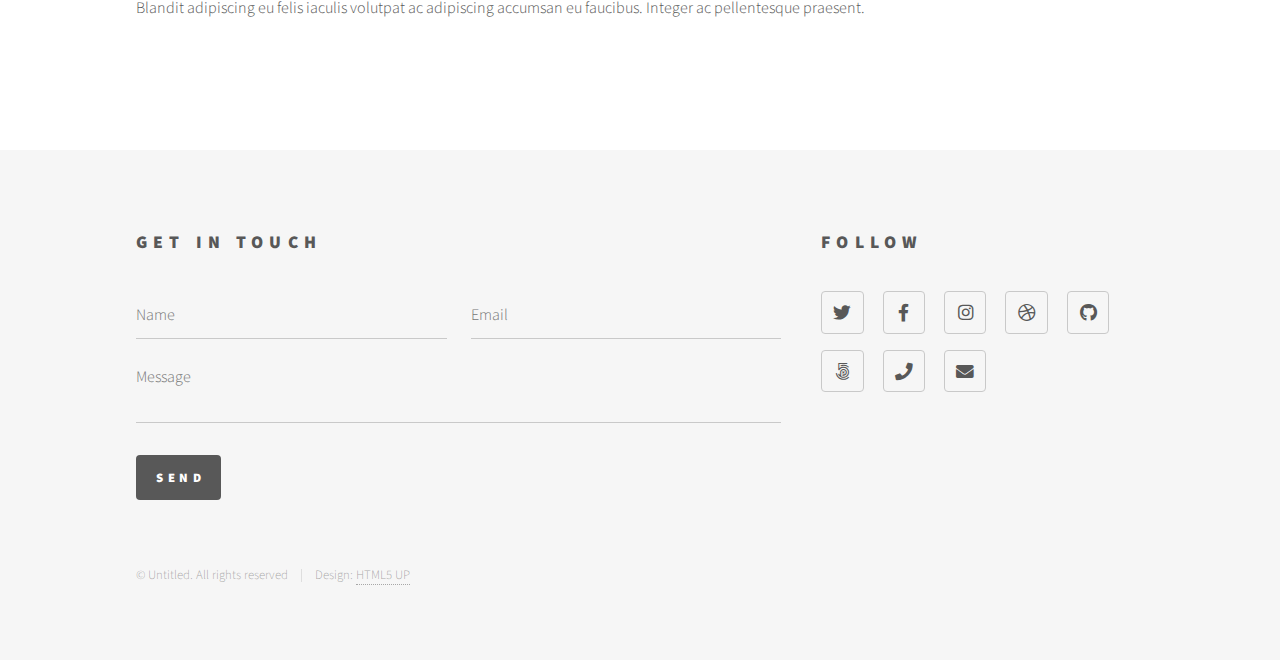
<file: elements.html>
<!DOCTYPE HTML>
<!--
	Phantom by HTML5 UP
	html5up.net | @ajlkn
	Free for personal and commercial use under the CCA 3.0 license (html5up.net/license)
-->
<html>
	<head>
		<title>Elements - Phantom by HTML5 UP</title>
		<meta charset="utf-8" />
		<meta name="viewport" content="width=device-width, initial-scale=1, user-scalable=no" />
		<link rel="stylesheet" href="assets/css/main.css" />
		<noscript><link rel="stylesheet" href="assets/css/noscript.css" /></noscript>
	</head>
	<body class="is-preload">
		<!-- Wrapper -->
			<div id="wrapper">

				<!-- Header -->
					<header id="header">
						<div class="inner">

							<!-- Logo -->
								<a href="index.html" class="logo">
									<span class="symbol"><img src="images/logo.svg" alt="" /></span><span class="title">Phantom</span>
								</a>

							<!-- Nav -->
								<nav>
									<ul>
										<li><a href="#menu">Menu</a></li>
									</ul>
								</nav>

						</div>
					</header>

				<!-- Menu -->
					<nav id="menu">
						<h2>Menu</h2>
						<ul>
							<li><a href="index.html">Home</a></li>
							<li><a href="generic.html">Ipsum veroeros</a></li>
							<li><a href="generic.html">Tempus etiam</a></li>
							<li><a href="generic.html">Consequat dolor</a></li>
							<li><a href="elements.html">Elements</a></li>
						</ul>
					</nav>

				<!-- Main -->
					<div id="main">
						<div class="inner">
							<h1>Elements</h1>

							<!-- Text -->
								<section>
									<h2>Text</h2>
									<p>This is <b>bold</b> and this is <strong>strong</strong>. This is <i>italic</i> and this is <em>emphasized</em>.
									This is <sup>superscript</sup> text and this is <sub>subscript</sub> text.
									This is <u>underlined</u> and this is code: <code>for (;;) { ... }</code>. Finally, <a href="#">this is a link</a>.</p>
									<hr />
									<p>Nunc lacinia ante nunc ac lobortis. Interdum adipiscing gravida odio porttitor sem non mi integer non faucibus ornare mi ut ante amet placerat aliquet. Volutpat eu sed ante lacinia sapien lorem accumsan varius montes viverra nibh in adipiscing blandit tempus accumsan.</p>
									<hr />
									<h2>Heading Level 2</h2>
									<h3>Heading Level 3</h3>
									<h4>Heading Level 4</h4>
									<hr />
									<h3>Blockquote</h3>
									<blockquote>Fringilla nisl. Donec accumsan interdum nisi, quis tincidunt felis sagittis eget tempus euismod. Vestibulum ante ipsum primis in faucibus vestibulum. Blandit adipiscing eu felis iaculis volutpat ac adipiscing accumsan faucibus. Vestibulum ante ipsum primis in faucibus lorem ipsum dolor sit amet nullam adipiscing eu felis.</blockquote>
									<h3>Preformatted</h3>
									<pre><code>i = 0;

while (!deck.isInOrder()) {
    print 'Iteration ' + i;
    deck.shuffle();
    i++;
}

print 'It took ' + i + ' iterations to sort the deck.';</code></pre>
								</section>

							<!-- Lists -->
								<section>
									<h2>Lists</h2>
									<div class="row">
										<div class="col-6 col-12-medium">
											<h3>Unordered</h3>
											<ul>
												<li>Dolor pulvinar etiam.</li>
												<li>Sagittis adipiscing.</li>
												<li>Felis enim feugiat.</li>
											</ul>
											<h3>Alternate</h3>
											<ul class="alt">
												<li>Dolor pulvinar etiam.</li>
												<li>Sagittis adipiscing.</li>
												<li>Felis enim feugiat.</li>
											</ul>
										</div>
										<div class="col-6 col-12-medium">
											<h3>Ordered</h3>
											<ol>
												<li>Dolor pulvinar etiam.</li>
												<li>Etiam vel felis viverra.</li>
												<li>Felis enim feugiat.</li>
												<li>Dolor pulvinar etiam.</li>
												<li>Etiam vel felis lorem.</li>
												<li>Felis enim et feugiat.</li>
											</ol>
											<h3>Icons</h3>
											<ul class="icons">
												<li><a href="#" class="icon brands style1 fa-twitter"><span class="label">Twitter</span></a></li>
												<li><a href="#" class="icon brands style1 fa-facebook-f"><span class="label">Facebook</span></a></li>
												<li><a href="#" class="icon brands style1 fa-instagram"><span class="label">Instagram</span></a></li>
												<li><a href="#" class="icon brands style1 fa-github"><span class="label">Github</span></a></li>
											</ul>
											<ul class="icons">
												<li><a href="#" class="icon brands style2 fa-twitter"><span class="label">Twitter</span></a></li>
												<li><a href="#" class="icon brands style2 fa-facebook-f"><span class="label">Facebook</span></a></li>
												<li><a href="#" class="icon brands style2 fa-instagram"><span class="label">Instagram</span></a></li>
												<li><a href="#" class="icon brands style2 fa-github"><span class="label">Github</span></a></li>
											</ul>
										</div>
									</div>
									<h2>Actions</h2>
									<div class="row">
										<div class="col-6 col-12-medium">
											<ul class="actions">
												<li><a href="#" class="button primary">Default</a></li>
												<li><a href="#" class="button">Default</a></li>
											</ul>
											<ul class="actions small">
												<li><a href="#" class="button primary small">Small</a></li>
												<li><a href="#" class="button small">Small</a></li>
											</ul>
											<ul class="actions stacked">
												<li><a href="#" class="button primary">Default</a></li>
												<li><a href="#" class="button">Default</a></li>
											</ul>
											<ul class="actions stacked">
												<li><a href="#" class="button primary small">Small</a></li>
												<li><a href="#" class="button small">Small</a></li>
											</ul>
										</div>
										<div class="col-6 col-12-medium">
											<ul class="actions stacked">
												<li><a href="#" class="button primary fit">Default</a></li>
												<li><a href="#" class="button fit">Default</a></li>
											</ul>
											<ul class="actions stacked">
												<li><a href="#" class="button primary small fit">Small</a></li>
												<li><a href="#" class="button small fit">Small</a></li>
											</ul>
										</div>
									</div>
								</section>

							<!-- Table -->
								<section>
									<h2>Table</h2>
									<h3>Default</h3>
									<div class="table-wrapper">
										<table>
											<thead>
												<tr>
													<th>Name</th>
													<th>Description</th>
													<th>Price</th>
												</tr>
											</thead>
											<tbody>
												<tr>
													<td>Item One</td>
													<td>Ante turpis integer aliquet porttitor.</td>
													<td>29.99</td>
												</tr>
												<tr>
													<td>Item Two</td>
													<td>Vis ac commodo adipiscing arcu aliquet.</td>
													<td>19.99</td>
												</tr>
												<tr>
													<td>Item Three</td>
													<td> Morbi faucibus arcu accumsan lorem.</td>
													<td>29.99</td>
												</tr>
												<tr>
													<td>Item Four</td>
													<td>Vitae integer tempus condimentum.</td>
													<td>19.99</td>
												</tr>
												<tr>
													<td>Item Five</td>
													<td>Ante turpis integer aliquet porttitor.</td>
													<td>29.99</td>
												</tr>
											</tbody>
											<tfoot>
												<tr>
													<td colspan="2"></td>
													<td>100.00</td>
												</tr>
											</tfoot>
										</table>
									</div>

									<h3>Alternate</h3>
									<div class="table-wrapper">
										<table class="alt">
											<thead>
												<tr>
													<th>Name</th>
													<th>Description</th>
													<th>Price</th>
												</tr>
											</thead>
											<tbody>
												<tr>
													<td>Item One</td>
													<td>Ante turpis integer aliquet porttitor.</td>
													<td>29.99</td>
												</tr>
												<tr>
													<td>Item Two</td>
													<td>Vis ac commodo adipiscing arcu aliquet.</td>
													<td>19.99</td>
												</tr>
												<tr>
													<td>Item Three</td>
													<td> Morbi faucibus arcu accumsan lorem.</td>
													<td>29.99</td>
												</tr>
												<tr>
													<td>Item Four</td>
													<td>Vitae integer tempus condimentum.</td>
													<td>19.99</td>
												</tr>
												<tr>
													<td>Item Five</td>
													<td>Ante turpis integer aliquet porttitor.</td>
													<td>29.99</td>
												</tr>
											</tbody>
											<tfoot>
												<tr>
													<td colspan="2"></td>
													<td>100.00</td>
												</tr>
											</tfoot>
										</table>
									</div>
								</section>

							<!-- Buttons -->
								<section>
									<h3>Buttons</h3>
									<ul class="actions">
										<li><a href="#" class="button primary">Primary</a></li>
										<li><a href="#" class="button">Default</a></li>
									</ul>
									<ul class="actions">
										<li><a href="#" class="button large">Large</a></li>
										<li><a href="#" class="button">Default</a></li>
										<li><a href="#" class="button small">Small</a></li>
									</ul>
									<ul class="actions fit">
										<li><a href="#" class="button primary fit">Fit</a></li>
										<li><a href="#" class="button fit">Fit</a></li>
										<li><a href="#" class="button fit">Fit</a></li>
									</ul>
									<ul class="actions fit small">
										<li><a href="#" class="button primary fit small">Fit + Small</a></li>
										<li><a href="#" class="button fit small">Fit + Small</a></li>
										<li><a href="#" class="button fit small">Fit + Small</a></li>
									</ul>
									<ul class="actions">
										<li><a href="#" class="button primary icon solid fa-download">Icon</a></li>
										<li><a href="#" class="button icon solid fa-upload">Icon</a></li>
										<li><a href="#" class="button icon solid fa-save">Icon</a></li>
									</ul>
									<ul class="actions">
										<li><span class="button primary disabled">Disabled</span></li>
										<li><span class="button disabled">Disabled</span></li>
									</ul>
								</section>

							<!-- Form -->
								<section>
									<h2>Form</h2>
									<form method="post" action="#">
										<div class="row gtr-uniform">
											<div class="col-6 col-12-xsmall">
												<input type="text" name="demo-name" id="demo-name" value="" placeholder="Name" />
											</div>
											<div class="col-6 col-12-xsmall">
												<input type="email" name="demo-email" id="demo-email" value="" placeholder="Email" />
											</div>
											<div class="col-12">
												<select name="demo-category" id="demo-category">
													<option value="">- Category -</option>
													<option value="1">Manufacturing</option>
													<option value="1">Shipping</option>
													<option value="1">Administration</option>
													<option value="1">Human Resources</option>
												</select>
											</div>
											<div class="col-4 col-12-small">
												<input type="radio" id="demo-priority-low" name="demo-priority" checked>
												<label for="demo-priority-low">Low</label>
											</div>
											<div class="col-4 col-12-small">
												<input type="radio" id="demo-priority-normal" name="demo-priority">
												<label for="demo-priority-normal">Normal</label>
											</div>
											<div class="col-4 col-12-small">
												<input type="radio" id="demo-priority-high" name="demo-priority">
												<label for="demo-priority-high">High</label>
											</div>
											<div class="col-6 col-12-small">
												<input type="checkbox" id="demo-copy" name="demo-copy">
												<label for="demo-copy">Email me a copy</label>
											</div>
											<div class="col-6 col-12-small">
												<input type="checkbox" id="demo-human" name="demo-human" checked>
												<label for="demo-human">Not a robot</label>
											</div>
											<div class="col-12">
												<textarea name="demo-message" id="demo-message" placeholder="Enter your message" rows="6"></textarea>
											</div>
											<div class="col-12">
												<ul class="actions">
													<li><input type="submit" value="Send Message" class="primary" /></li>
													<li><input type="reset" value="Reset" /></li>
												</ul>
											</div>
										</div>
									</form>
								</section>

							<!-- Image -->
								<section>
									<h2>Image</h2>
									<h3>Fit</h3>
									<div class="box alt">
										<div class="row gtr-uniform">
											<div class="col-12"><span class="image fit"><img src="images/pic13.jpg" alt="" /></span></div>
											<div class="col-4"><span class="image fit"><img src="images/pic01.jpg" alt="" /></span></div>
											<div class="col-4"><span class="image fit"><img src="images/pic02.jpg" alt="" /></span></div>
											<div class="col-4"><span class="image fit"><img src="images/pic03.jpg" alt="" /></span></div>
											<div class="col-4"><span class="image fit"><img src="images/pic03.jpg" alt="" /></span></div>
											<div class="col-4"><span class="image fit"><img src="images/pic01.jpg" alt="" /></span></div>
											<div class="col-4"><span class="image fit"><img src="images/pic02.jpg" alt="" /></span></div>
											<div class="col-4"><span class="image fit"><img src="images/pic02.jpg" alt="" /></span></div>
											<div class="col-4"><span class="image fit"><img src="images/pic03.jpg" alt="" /></span></div>
											<div class="col-4"><span class="image fit"><img src="images/pic01.jpg" alt="" /></span></div>
										</div>
									</div>
									<h3>Left &amp; Right</h3>
									<p><span class="image left"><img src="images/pic14.jpg" alt="" /></span>Fringilla nisl. Donec accumsan interdum nisi, quis tincidunt felis sagittis eget. tempus euismod. Vestibulum ante ipsum primis in faucibus vestibulum. Blandit adipiscing eu felis iaculis volutpat ac adipiscing accumsan eu faucibus. Integer ac pellentesque praesent tincidunt felis sagittis eget. tempus euismod. Vestibulum ante ipsum primis in faucibus vestibulum. Blandit adipiscing eu felis iaculis volutpat ac adipiscing accumsan eu faucibus. Integer ac pellentesque praesent. Donec accumsan interdum nisi, quis tincidunt felis sagittis eget. tempus euismod. Vestibulum ante ipsum primis in faucibus vestibulum. Blandit adipiscing eu felis iaculis volutpat ac adipiscing accumsan eu faucibus. Integer ac pellentesque praesent tincidunt felis sagittis eget. tempus euismod. Vestibulum ante ipsum primis in faucibus vestibulum. Blandit adipiscing eu felis iaculis volutpat ac adipiscing accumsan eu faucibus. Integer ac pellentesque praesent. Blandit adipiscing eu felis iaculis volutpat ac adipiscing accumsan eu faucibus. Integer ac pellentesque praesent tincidunt felis sagittis eget. tempus euismod. Vestibulum ante ipsum primis in faucibus vestibulum. Blandit adipiscing eu felis iaculis volutpat ac adipiscing accumsan eu faucibus. Integer ac pellentesque praesent.</p>
									<p><span class="image right"><img src="images/pic15.jpg" alt="" /></span>Fringilla nisl. Donec accumsan interdum nisi, quis tincidunt felis sagittis eget. tempus euismod. Vestibulum ante ipsum primis in faucibus vestibulum. Blandit adipiscing eu felis iaculis volutpat ac adipiscing accumsan eu faucibus. Integer ac pellentesque praesent tincidunt felis sagittis eget. tempus euismod. Vestibulum ante ipsum primis in faucibus vestibulum. Blandit adipiscing eu felis iaculis volutpat ac adipiscing accumsan eu faucibus. Integer ac pellentesque praesent. Donec accumsan interdum nisi, quis tincidunt felis sagittis eget. tempus euismod. Vestibulum ante ipsum primis in faucibus vestibulum. Blandit adipiscing eu felis iaculis volutpat ac adipiscing accumsan eu faucibus. Integer ac pellentesque praesent tincidunt felis sagittis eget. tempus euismod. Vestibulum ante ipsum primis in faucibus vestibulum. Blandit adipiscing eu felis iaculis volutpat ac adipiscing accumsan eu faucibus. Integer ac pellentesque praesent. Blandit adipiscing eu felis iaculis volutpat ac adipiscing accumsan eu faucibus. Integer ac pellentesque praesent tincidunt felis sagittis eget. tempus euismod. Vestibulum ante ipsum primis in faucibus vestibulum. Blandit adipiscing eu felis iaculis volutpat ac adipiscing accumsan eu faucibus. Integer ac pellentesque praesent.</p>
								</section>

						</div>
					</div>

				<!-- Footer -->
					<footer id="footer">
						<div class="inner">
							<section>
								<h2>Get in touch</h2>
								<form method="post" action="#">
									<div class="fields">
										<div class="field half">
											<input type="text" name="name" id="name" placeholder="Name" />
										</div>
										<div class="field half">
											<input type="email" name="email" id="email" placeholder="Email" />
										</div>
										<div class="field">
											<textarea name="message" id="message" placeholder="Message"></textarea>
										</div>
									</div>
									<ul class="actions">
										<li><input type="submit" value="Send" class="primary" /></li>
									</ul>
								</form>
							</section>
							<section>
								<h2>Follow</h2>
								<ul class="icons">
									<li><a href="#" class="icon brands style2 fa-twitter"><span class="label">Twitter</span></a></li>
									<li><a href="#" class="icon brands style2 fa-facebook-f"><span class="label">Facebook</span></a></li>
									<li><a href="#" class="icon brands style2 fa-instagram"><span class="label">Instagram</span></a></li>
									<li><a href="#" class="icon brands style2 fa-dribbble"><span class="label">Dribbble</span></a></li>
									<li><a href="#" class="icon brands style2 fa-github"><span class="label">GitHub</span></a></li>
									<li><a href="#" class="icon brands style2 fa-500px"><span class="label">500px</span></a></li>
									<li><a href="#" class="icon solid style2 fa-phone"><span class="label">Phone</span></a></li>
									<li><a href="#" class="icon solid style2 fa-envelope"><span class="label">Email</span></a></li>
								</ul>
							</section>
							<ul class="copyright">
								<li>&copy; Untitled. All rights reserved</li><li>Design: <a href="http://html5up.net">HTML5 UP</a></li>
							</ul>
						</div>
					</footer>

			</div>

		<!-- Scripts -->
			<script src="assets/js/jquery.min.js"></script>
			<script src="assets/js/browser.min.js"></script>
			<script src="assets/js/breakpoints.min.js"></script>
			<script src="assets/js/util.js"></script>
			<script src="assets/js/main.js"></script>

	</body>
</html>
</file>
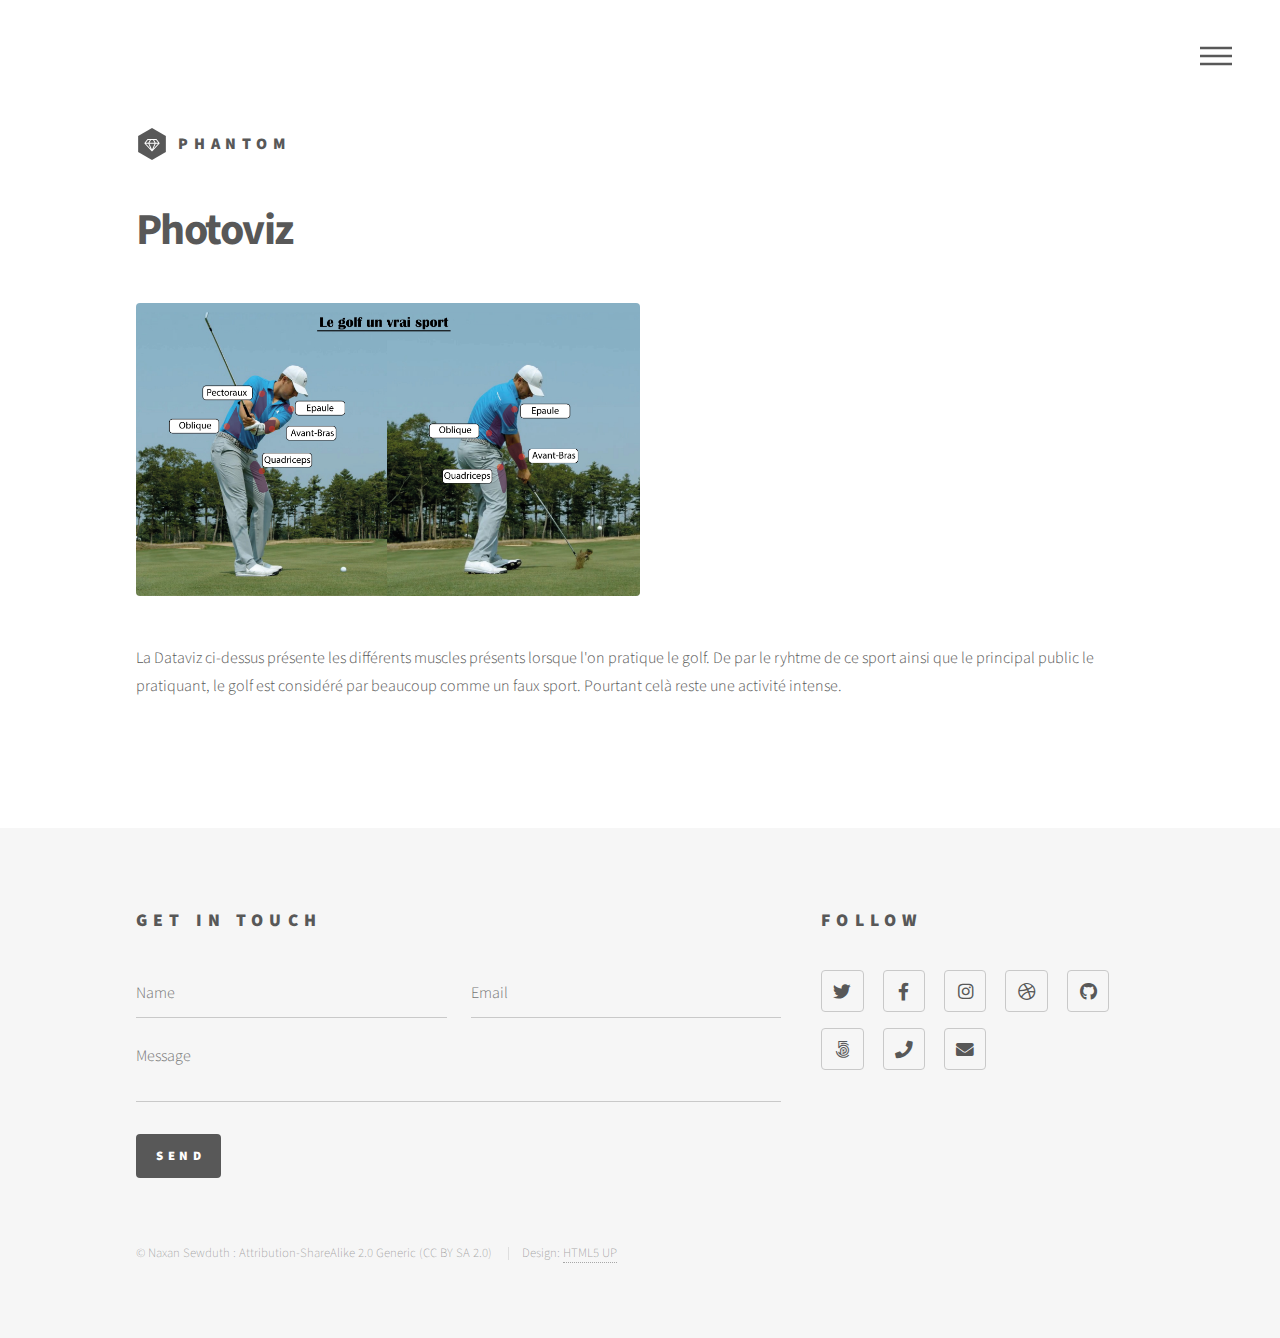
<file: photoviz.html>
<!DOCTYPE HTML>
<!--
	Phantom by HTML5 UP
	html5up.net | @ajlkn
	Free for personal and commercial use under the CCA 3.0 license (html5up.net/license)
-->
<html>
	<head>
		<title>Le golf un vrai sport</title>
		<meta charset="utf-8" />
		<meta name="viewport" content="width=device-width, initial-scale=1, user-scalable=no" />
		<link rel="stylesheet" href="assets/css/main.css" />
		<noscript><link rel="stylesheet" href="assets/css/noscript.css" /></noscript>
	</head>
	<body class="is-preload">
		<!-- Wrapper -->
			<div id="wrapper">

				<!-- Header -->
					<header id="header">
						<div class="inner">

							<!-- Logo -->
								<a href="index.html" class="logo">
									<span class="symbol"><img src="images/logo.svg" alt="" /></span><span class="title">Phantom</span>
								</a>

							<!-- Nav -->
								<nav>
									<ul>
										<li><a href="#menu">Menu</a></li>
									</ul>
								</nav>

						</div>
					</header>

				<!-- Menu -->
					<nav id="menu">
						<h2>Menu</h2>
						<ul>
							<li><a href="index.html">Accueil</a></li>
							<li><a href="parcoursup.html">Dataviz Parcoursup</a></li>
							<li><a href="anscombe.html">Quartet d'Anscombe</a></li>
							<li><a href="photoviz.html">Le golf un vrais sport</a></li>
                            <li><a href="timeline.html">Timeline Dataviz</a></li>
                            <li><a href="top5.html">Top 5 sécurité des données</a></li>
						</ul>
					</nav>

				<!-- Main -->
					<div id="main">
						<div class="inner">
							<h1>Photoviz</h1>
							<span class="image main"><img src="images/golf.jpg" alt="" /></span>
							<p>La Dataviz ci-dessus présente les différents muscles présents lorsque l'on pratique le golf. De par le ryhtme de ce sport ainsi que le principal public le pratiquant, le golf est considéré par beaucoup comme un faux sport. Pourtant celà reste une activité intense. </p>
						</div>
					</div>

				<!-- Footer -->
					<footer id="footer">
						<div class="inner">
							<section>
								<h2>Get in touch</h2>
								<form method="post" action="#">
									<div class="fields">
										<div class="field half">
											<input type="text" name="name" id="name" placeholder="Name" />
										</div>
										<div class="field half">
											<input type="email" name="email" id="email" placeholder="Email" />
										</div>
										<div class="field">
											<textarea name="message" id="message" placeholder="Message"></textarea>
										</div>
									</div>
									<ul class="actions">
										<li><input type="submit" value="Send" class="primary" /></li>
									</ul>
								</form>
							</section>
							<section>
								<h2>Follow</h2>
								<ul class="icons">
									<li><a href="#" class="icon brands style2 fa-twitter"><span class="label">Twitter</span></a></li>
									<li><a href="#" class="icon brands style2 fa-facebook-f"><span class="label">Facebook</span></a></li>
									<li><a href="#" class="icon brands style2 fa-instagram"><span class="label">Instagram</span></a></li>
									<li><a href="#" class="icon brands style2 fa-dribbble"><span class="label">Dribbble</span></a></li>
									<li><a href="#" class="icon brands style2 fa-github"><span class="label">GitHub</span></a></li>
									<li><a href="#" class="icon brands style2 fa-500px"><span class="label">500px</span></a></li>
									<li><a href="#" class="icon solid style2 fa-phone"><span class="label">Phone</span></a></li>
									<li><a href="#" class="icon solid style2 fa-envelope"><span class="label">Email</span></a></li>
								</ul>
							</section>
							<ul class="copyright">
								<li>&copy; Naxan Sewduth : Attribution-ShareAlike 2.0 Generic (CC BY  SA 2.0)</li>
                                <li>Design: <a href="http://html5up.net">HTML5 UP</a></li>
							</ul>
						</div>
					</footer>

			</div>

		<!-- Scripts -->
			<script src="assets/js/jquery.min.js"></script>
			<script src="assets/js/browser.min.js"></script>
			<script src="assets/js/breakpoints.min.js"></script>
			<script src="assets/js/util.js"></script>
			<script src="assets/js/main.js"></script>

	</body>
</html>
</file>
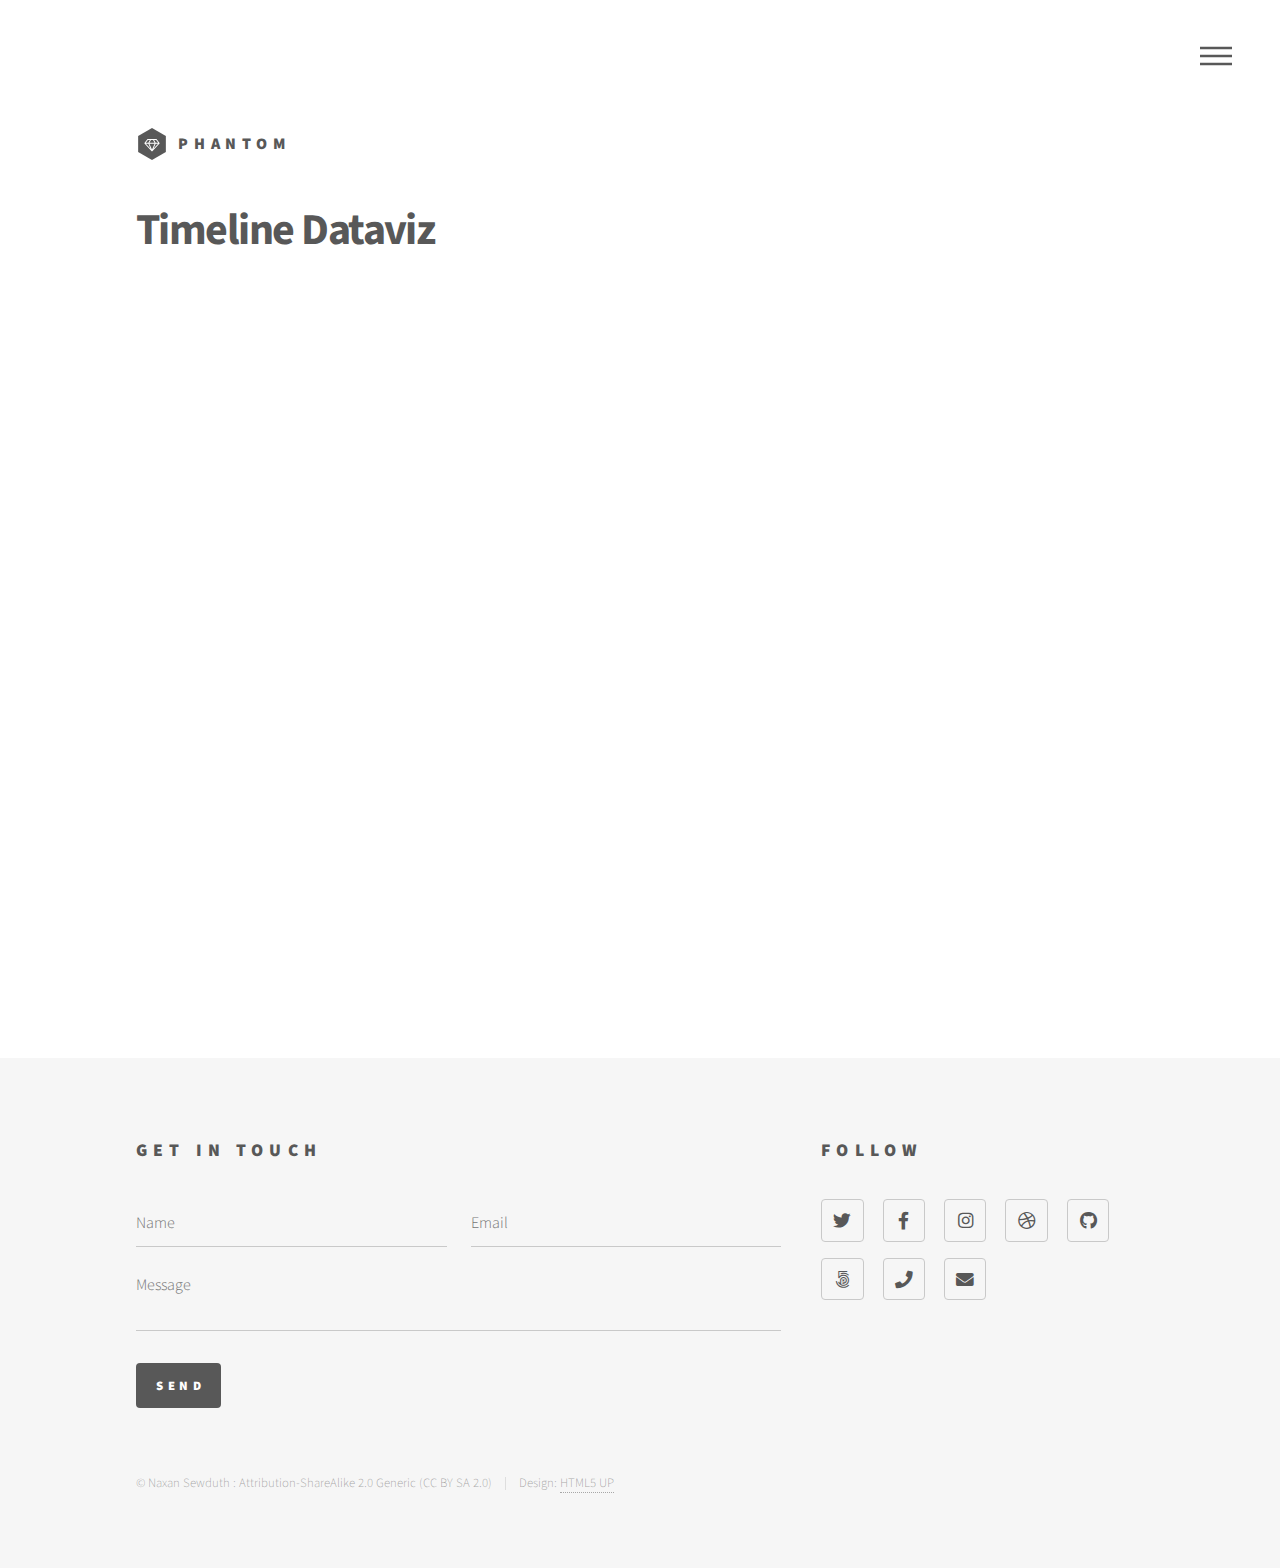
<file: timeline.html>
<!DOCTYPE HTML>
<!--
	Phantom by HTML5 UP
	html5up.net | @ajlkn
	Free for personal and commercial use under the CCA 3.0 license (html5up.net/license)
-->
<html>
	<head>
		<title>Timeline</title>
		<meta charset="utf-8" />
		<meta name="viewport" content="width=device-width, initial-scale=1, user-scalable=no" />
		<link rel="stylesheet" href="assets/css/main.css" />
		<noscript><link rel="stylesheet" href="assets/css/noscript.css" /></noscript>
	</head>
	<body class="is-preload">
		<!-- Wrapper -->
			<div id="wrapper">

				<!-- Header -->
					<header id="header">
						<div class="inner">

							<!-- Logo -->
								<a href="index.html" class="logo">
									<span class="symbol"><img src="images/logo.svg" alt="" /></span><span class="title">Phantom</span>
								</a>

							<!-- Nav -->
								<nav>
									<ul>
										<li><a href="#menu">Menu</a></li>
									</ul>
								</nav>

						</div>
					</header>

				<!-- Menu -->
					<nav id="menu">
						<h2>Menu</h2>
						<ul>
							<li><a href="index.html">Accueil</a></li>
							<li><a href="parcoursup.html">Dataviz Parcoursup</a></li>
							<li><a href="anscombe.html">Quartet d'Anscombe</a></li>
							<li><a href="photoviz.html">Le golf un vrais sport</a></li>
                            <li><a href="timeline.html">Timeline Dataviz</a></li>
                            <li><a href="top5.html">Top 5 sécurité des données</a></li>
						</ul>
					</nav>

				<!-- Main -->
					<div id="main">
						<div class="inner">
							<h1>Timeline Dataviz</h1>
						<iframe src='https://cdn.knightlab.com/libs/timeline3/latest/embed/index.html?source=1KlPLB-n2_5xCof4FZ1qJ4pbmVH2QgFOIYXOoNipEOeg&font=Default&lang=en&initial_zoom=2&height=650' width='100%' height='650' webkitallowfullscreen mozallowfullscreen allowfullscreen frameborder='0'></iframe>
						</div>
					</div>

				<!-- Footer -->
					<footer id="footer">
						<div class="inner">
							<section>
								<h2>Get in touch</h2>
								<form method="post" action="#">
									<div class="fields">
										<div class="field half">
											<input type="text" name="name" id="name" placeholder="Name" />
										</div>
										<div class="field half">
											<input type="email" name="email" id="email" placeholder="Email" />
										</div>
										<div class="field">
											<textarea name="message" id="message" placeholder="Message"></textarea>
										</div>
									</div>
									<ul class="actions">
										<li><input type="submit" value="Send" class="primary" /></li>
									</ul>
								</form>
							</section>
							<section>
								<h2>Follow</h2>
								<ul class="icons">
									<li><a href="#" class="icon brands style2 fa-twitter"><span class="label">Twitter</span></a></li>
									<li><a href="#" class="icon brands style2 fa-facebook-f"><span class="label">Facebook</span></a></li>
									<li><a href="#" class="icon brands style2 fa-instagram"><span class="label">Instagram</span></a></li>
									<li><a href="#" class="icon brands style2 fa-dribbble"><span class="label">Dribbble</span></a></li>
									<li><a href="#" class="icon brands style2 fa-github"><span class="label">GitHub</span></a></li>
									<li><a href="#" class="icon brands style2 fa-500px"><span class="label">500px</span></a></li>
									<li><a href="#" class="icon solid style2 fa-phone"><span class="label">Phone</span></a></li>
									<li><a href="#" class="icon solid style2 fa-envelope"><span class="label">Email</span></a></li>
								</ul>
							</section>
							<ul class="copyright">
								<li>&copy; Naxan Sewduth : Attribution-ShareAlike 2.0 Generic (CC BY  SA 2.0)</li><li>Design: <a href="http://html5up.net">HTML5 UP</a></li>
							</ul>
						</div>
					</footer>

			</div>

		<!-- Scripts -->
			<script src="assets/js/jquery.min.js"></script>
			<script src="assets/js/browser.min.js"></script>
			<script src="assets/js/breakpoints.min.js"></script>
			<script src="assets/js/util.js"></script>
			<script src="assets/js/main.js"></script>

	</body>
</html>
</file>
<file: assets/css/noscript.css>
/*
	Phantom by HTML5 UP
	html5up.net | @ajlkn
	Free for personal and commercial use under the CCA 3.0 license (html5up.net/license)
*/

/* Tiles */

	body.is-preload .tiles article {
		-moz-transform: none;
		-webkit-transform: none;
		-ms-transform: none;
		transform: none;
		opacity: 1;
	}
</file>
<file: assets/css/main.css>
@import url(fontawesome-all.min.css);
@import url("https://fonts.googleapis.com/css?family=Source+Sans+Pro:300,700,900");

/*
	Phantom by HTML5 UP
	html5up.net | @ajlkn
	Free for personal and commercial use under the CCA 3.0 license (html5up.net/license)
*/

html, body, div, span, applet, object,
iframe, h1, h2, h3, h4, h5, h6, p, blockquote,
pre, a, abbr, acronym, address, big, cite,
code, del, dfn, em, img, ins, kbd, q, s, samp,
small, strike, strong, sub, sup, tt, var, b,
u, i, center, dl, dt, dd, ol, ul, li, fieldset,
form, label, legend, table, caption, tbody,
tfoot, thead, tr, th, td, article, aside,
canvas, details, embed, figure, figcaption,
footer, header, hgroup, menu, nav, output, ruby,
section, summary, time, mark, audio, video {
	margin: 0;
	padding: 0;
	border: 0;
	font-size: 100%;
	font: inherit;
	vertical-align: baseline;}

article, aside, details, figcaption, figure,
footer, header, hgroup, menu, nav, section {
	display: block;}

body {
	line-height: 1;
}

ol, ul {
	list-style: none;
}

blockquote, q {
	quotes: none;
}

	blockquote:before, blockquote:after, q:before, q:after {
		content: '';
		content: none;
	}

table {
	border-collapse: collapse;
	border-spacing: 0;
}

body {
	-webkit-text-size-adjust: none;
}

mark {
	background-color: transparent;
	color: inherit;
}

input::-moz-focus-inner {
	border: 0;
	padding: 0;
}

input, select, textarea {
	-moz-appearance: none;
	-webkit-appearance: none;
	-ms-appearance: none;
	appearance: none;
}

/* Basic */

	@-ms-viewport {
		width: device-width;
	}

	body {
		-ms-overflow-style: scrollbar;
	}

	@media screen and (max-width: 480px) {

		html, body {
			min-width: 320px;
		}

	}

	html {
		box-sizing: border-box;
	}

	*, *:before, *:after {
		box-sizing: inherit;
	}

	body {
		background: #ffffff;
	}

		body.is-preload *, body.is-preload *:before, body.is-preload *:after {
			-moz-animation: none !important;
			-webkit-animation: none !important;
			-ms-animation: none !important;
			animation: none !important;
			-moz-transition: none !important;
			-webkit-transition: none !important;
			-ms-transition: none !important;
			transition: none !important;
		}

/* Type */

	body, input, select, textarea {
		color: #585858;
		font-family: "Source Sans Pro", Helvetica, sans-serif;
		font-size: 16pt;
		font-weight: 300;
		line-height: 1.75;
	}

		@media screen and (max-width: 1680px) {

			body, input, select, textarea {
				font-size: 14pt;
			}

		}

		@media screen and (max-width: 1280px) {

			body, input, select, textarea {
				font-size: 12pt;
			}

		}

	a {
		-moz-transition: border-bottom-color 0.2s ease, color 0.2s ease;
		-webkit-transition: border-bottom-color 0.2s ease, color 0.2s ease;
		-ms-transition: border-bottom-color 0.2s ease, color 0.2s ease;
		transition: border-bottom-color 0.2s ease, color 0.2s ease;
		text-decoration: none;
		color: #585858;
		border-bottom: dotted 1px rgba(88, 88, 88, 0.5);
	}

		a:hover {
			border-bottom-color: transparent;
			color: #f2849e !important;
		}

	strong, b {
		font-weight: 900;
	}

	em, i {
		font-style: italic;
	}

	p {
		margin: 0 0 2em 0;
	}

	h1 {
		font-size: 2.75em;
		font-weight: 700;
		line-height: 1.3;
		margin: 0 0 1em 0;
		letter-spacing: -0.035em;
	}

		h1 a {
			color: inherit;
		}

		@media screen and (max-width: 736px) {

			h1 {
				font-size: 2em;
				margin: 0 0 1em 0;
			}

		}

		@media screen and (max-width: 360px) {

			h1 {
				font-size: 1.75em;
			}

		}

	h2, h3, h4, h5, h6 {
		font-weight: 900;
		line-height: 1.5;
		margin: 0 0 2em 0;
		text-transform: uppercase;
		letter-spacing: 0.35em;
	}

		h2 a, h3 a, h4 a, h5 a, h6 a {
			color: inherit;
		}

	h2 {
		font-size: 1.1em;
	}

	h3 {
		font-size: 1em;
	}

	h4 {
		font-size: 0.8em;
	}

	h5 {
		font-size: 0.8em;
	}

	h6 {
		font-size: 0.8em;
	}

	@media screen and (max-width: 980px) {

		h1 br, h2 br, h3 br, h4 br, h5 br, h6 br {
			display: none;
		}

	}

	@media screen and (max-width: 736px) {

		h2 {
			font-size: 1em;
		}

		h3 {
			font-size: 0.8em;
		}

	}

	sub {
		font-size: 0.8em;
		position: relative;
		top: 0.5em;
	}

	sup {
		font-size: 0.8em;
		position: relative;
		top: -0.5em;
	}

	blockquote {
		border-left: solid 4px #c9c9c9;
		font-style: italic;
		margin: 0 0 2em 0;
		padding: 0.5em 0 0.5em 2em;
	}

	code {
		background: rgba(144, 144, 144, 0.075);
		border-radius: 4px;
		border: solid 1px #c9c9c9;
		font-family: "Courier New", monospace;
		font-size: 0.9em;
		margin: 0 0.25em;
		padding: 0.25em 0.65em;
	}

	pre {
		-webkit-overflow-scrolling: touch;
		font-family: "Courier New", monospace;
		font-size: 0.9em;
		margin: 0 0 2em 0;
	}

		pre code {
			display: block;
			line-height: 1.75;
			padding: 1em 1.5em;
			overflow-x: auto;
		}

	hr {
		border: 0;
		border-bottom: solid 1px #c9c9c9;
		margin: 2em 0;
	}

		hr.major {
			margin: 3em 0;
		}

	.align-left {
		text-align: left;
	}

	.align-center {
		text-align: center;
	}

	.align-right {
		text-align: right;
	}

/* Row */

	.row {
		display: flex;
		flex-wrap: wrap;
		box-sizing: border-box;
		align-items: stretch;
	}

		.row > * {
			box-sizing: border-box;
		}

		.row.gtr-uniform > * > :last-child {
			margin-bottom: 0;
		}

		.row.aln-left {
			justify-content: flex-start;
		}

		.row.aln-center {
			justify-content: center;
		}

		.row.aln-right {
			justify-content: flex-end;
		}

		.row.aln-top {
			align-items: flex-start;
		}

		.row.aln-middle {
			align-items: center;
		}

		.row.aln-bottom {
			align-items: flex-end;
		}

		.row > .imp {
			order: -1;
		}

		.row > .col-1 {
			width: 8.33333%;
		}

		.row > .off-1 {
			margin-left: 8.33333%;
		}

		.row > .col-2 {
			width: 16.66667%;
		}

		.row > .off-2 {
			margin-left: 16.66667%;
		}

		.row > .col-3 {
			width: 25%;
		}

		.row > .off-3 {
			margin-left: 25%;
		}

		.row > .col-4 {
			width: 33.33333%;
		}

		.row > .off-4 {
			margin-left: 33.33333%;
		}

		.row > .col-5 {
			width: 41.66667%;
		}

		.row > .off-5 {
			margin-left: 41.66667%;
		}

		.row > .col-6 {
			width: 50%;
		}

		.row > .off-6 {
			margin-left: 50%;
		}

		.row > .col-7 {
			width: 58.33333%;
		}

		.row > .off-7 {
			margin-left: 58.33333%;
		}

		.row > .col-8 {
			width: 66.66667%;
		}

		.row > .off-8 {
			margin-left: 66.66667%;
		}

		.row > .col-9 {
			width: 75%;
		}

		.row > .off-9 {
			margin-left: 75%;
		}

		.row > .col-10 {
			width: 83.33333%;
		}

		.row > .off-10 {
			margin-left: 83.33333%;
		}

		.row > .col-11 {
			width: 91.66667%;
		}

		.row > .off-11 {
			margin-left: 91.66667%;
		}

		.row > .col-12 {
			width: 100%;
		}

		.row > .off-12 {
			margin-left: 100%;
		}

		.row.gtr-0 {
			margin-top: 0;
			margin-left: 0em;
		}

			.row.gtr-0 > * {
				padding: 0 0 0 0em;
			}

			.row.gtr-0.gtr-uniform {
				margin-top: 0em;
			}

				.row.gtr-0.gtr-uniform > * {
					padding-top: 0em;
				}

		.row.gtr-25 {
			margin-top: 0;
			margin-left: -0.5em;
		}

			.row.gtr-25 > * {
				padding: 0 0 0 0.5em;
			}

			.row.gtr-25.gtr-uniform {
				margin-top: -0.5em;
			}

				.row.gtr-25.gtr-uniform > * {
					padding-top: 0.5em;
				}

		.row.gtr-50 {
			margin-top: 0;
			margin-left: -1em;
		}

			.row.gtr-50 > * {
				padding: 0 0 0 1em;
			}

			.row.gtr-50.gtr-uniform {
				margin-top: -1em;
			}

				.row.gtr-50.gtr-uniform > * {
					padding-top: 1em;
				}

		.row {
			margin-top: 0;
			margin-left: -2em;
		}

			.row > * {
				padding: 0 0 0 2em;
			}

			.row.gtr-uniform {
				margin-top: -2em;
			}

				.row.gtr-uniform > * {
					padding-top: 2em;
				}

		.row.gtr-150 {
			margin-top: 0;
			margin-left: -3em;
		}

			.row.gtr-150 > * {
				padding: 0 0 0 3em;
			}

			.row.gtr-150.gtr-uniform {
				margin-top: -3em;
			}

				.row.gtr-150.gtr-uniform > * {
					padding-top: 3em;
				}

		.row.gtr-200 {
			margin-top: 0;
			margin-left: -4em;
		}

			.row.gtr-200 > * {
				padding: 0 0 0 4em;
			}

			.row.gtr-200.gtr-uniform {
				margin-top: -4em;
			}

				.row.gtr-200.gtr-uniform > * {
					padding-top: 4em;
				}

		@media screen and (max-width: 1680px) {

			.row {
				display: flex;
				flex-wrap: wrap;
				box-sizing: border-box;
				align-items: stretch;
			}

				.row > * {
					box-sizing: border-box;
				}

				.row.gtr-uniform > * > :last-child {
					margin-bottom: 0;
				}

				.row.aln-left {
					justify-content: flex-start;
				}

				.row.aln-center {
					justify-content: center;
				}

				.row.aln-right {
					justify-content: flex-end;
				}

				.row.aln-top {
					align-items: flex-start;
				}

				.row.aln-middle {
					align-items: center;
				}

				.row.aln-bottom {
					align-items: flex-end;
				}

				.row > .imp-xlarge {
					order: -1;
				}

				.row > .col-1-xlarge {
					width: 8.33333%;
				}

				.row > .off-1-xlarge {
					margin-left: 8.33333%;
				}

				.row > .col-2-xlarge {
					width: 16.66667%;
				}

				.row > .off-2-xlarge {
					margin-left: 16.66667%;
				}

				.row > .col-3-xlarge {
					width: 25%;
				}

				.row > .off-3-xlarge {
					margin-left: 25%;
				}

				.row > .col-4-xlarge {
					width: 33.33333%;
				}

				.row > .off-4-xlarge {
					margin-left: 33.33333%;
				}

				.row > .col-5-xlarge {
					width: 41.66667%;
				}

				.row > .off-5-xlarge {
					margin-left: 41.66667%;
				}

				.row > .col-6-xlarge {
					width: 50%;
				}

				.row > .off-6-xlarge {
					margin-left: 50%;
				}

				.row > .col-7-xlarge {
					width: 58.33333%;
				}

				.row > .off-7-xlarge {
					margin-left: 58.33333%;
				}

				.row > .col-8-xlarge {
					width: 66.66667%;
				}

				.row > .off-8-xlarge {
					margin-left: 66.66667%;
				}

				.row > .col-9-xlarge {
					width: 75%;
				}

				.row > .off-9-xlarge {
					margin-left: 75%;
				}

				.row > .col-10-xlarge {
					width: 83.33333%;
				}

				.row > .off-10-xlarge {
					margin-left: 83.33333%;
				}

				.row > .col-11-xlarge {
					width: 91.66667%;
				}

				.row > .off-11-xlarge {
					margin-left: 91.66667%;
				}

				.row > .col-12-xlarge {
					width: 100%;
				}

				.row > .off-12-xlarge {
					margin-left: 100%;
				}

				.row.gtr-0 {
					margin-top: 0;
					margin-left: 0em;
				}

					.row.gtr-0 > * {
						padding: 0 0 0 0em;
					}

					.row.gtr-0.gtr-uniform {
						margin-top: 0em;
					}

						.row.gtr-0.gtr-uniform > * {
							padding-top: 0em;
						}

				.row.gtr-25 {
					margin-top: 0;
					margin-left: -0.5em;
				}

					.row.gtr-25 > * {
						padding: 0 0 0 0.5em;
					}

					.row.gtr-25.gtr-uniform {
						margin-top: -0.5em;
					}

						.row.gtr-25.gtr-uniform > * {
							padding-top: 0.5em;
						}

				.row.gtr-50 {
					margin-top: 0;
					margin-left: -1em;
				}

					.row.gtr-50 > * {
						padding: 0 0 0 1em;
					}

					.row.gtr-50.gtr-uniform {
						margin-top: -1em;
					}

						.row.gtr-50.gtr-uniform > * {
							padding-top: 1em;
						}

				.row {
					margin-top: 0;
					margin-left: -2em;
				}

					.row > * {
						padding: 0 0 0 2em;
					}

					.row.gtr-uniform {
						margin-top: -2em;
					}

						.row.gtr-uniform > * {
							padding-top: 2em;
						}

				.row.gtr-150 {
					margin-top: 0;
					margin-left: -3em;
				}

					.row.gtr-150 > * {
						padding: 0 0 0 3em;
					}

					.row.gtr-150.gtr-uniform {
						margin-top: -3em;
					}

						.row.gtr-150.gtr-uniform > * {
							padding-top: 3em;
						}

				.row.gtr-200 {
					margin-top: 0;
					margin-left: -4em;
				}

					.row.gtr-200 > * {
						padding: 0 0 0 4em;
					}

					.row.gtr-200.gtr-uniform {
						margin-top: -4em;
					}

						.row.gtr-200.gtr-uniform > * {
							padding-top: 4em;
						}

		}

		@media screen and (max-width: 1280px) {

			.row {
				display: flex;
				flex-wrap: wrap;
				box-sizing: border-box;
				align-items: stretch;
			}

				.row > * {
					box-sizing: border-box;
				}

				.row.gtr-uniform > * > :last-child {
					margin-bottom: 0;
				}

				.row.aln-left {
					justify-content: flex-start;
				}

				.row.aln-center {
					justify-content: center;
				}

				.row.aln-right {
					justify-content: flex-end;
				}

				.row.aln-top {
					align-items: flex-start;
				}

				.row.aln-middle {
					align-items: center;
				}

				.row.aln-bottom {
					align-items: flex-end;
				}

				.row > .imp-large {
					order: -1;
				}

				.row > .col-1-large {
					width: 8.33333%;
				}

				.row > .off-1-large {
					margin-left: 8.33333%;
				}

				.row > .col-2-large {
					width: 16.66667%;
				}

				.row > .off-2-large {
					margin-left: 16.66667%;
				}

				.row > .col-3-large {
					width: 25%;
				}

				.row > .off-3-large {
					margin-left: 25%;
				}

				.row > .col-4-large {
					width: 33.33333%;
				}

				.row > .off-4-large {
					margin-left: 33.33333%;
				}

				.row > .col-5-large {
					width: 41.66667%;
				}

				.row > .off-5-large {
					margin-left: 41.66667%;
				}

				.row > .col-6-large {
					width: 50%;
				}

				.row > .off-6-large {
					margin-left: 50%;
				}

				.row > .col-7-large {
					width: 58.33333%;
				}

				.row > .off-7-large {
					margin-left: 58.33333%;
				}

				.row > .col-8-large {
					width: 66.66667%;
				}

				.row > .off-8-large {
					margin-left: 66.66667%;
				}

				.row > .col-9-large {
					width: 75%;
				}

				.row > .off-9-large {
					margin-left: 75%;
				}

				.row > .col-10-large {
					width: 83.33333%;
				}

				.row > .off-10-large {
					margin-left: 83.33333%;
				}

				.row > .col-11-large {
					width: 91.66667%;
				}

				.row > .off-11-large {
					margin-left: 91.66667%;
				}

				.row > .col-12-large {
					width: 100%;
				}

				.row > .off-12-large {
					margin-left: 100%;
				}

				.row.gtr-0 {
					margin-top: 0;
					margin-left: 0em;
				}

					.row.gtr-0 > * {
						padding: 0 0 0 0em;
					}

					.row.gtr-0.gtr-uniform {
						margin-top: 0em;
					}

						.row.gtr-0.gtr-uniform > * {
							padding-top: 0em;
						}

				.row.gtr-25 {
					margin-top: 0;
					margin-left: -0.5em;
				}

					.row.gtr-25 > * {
						padding: 0 0 0 0.5em;
					}

					.row.gtr-25.gtr-uniform {
						margin-top: -0.5em;
					}

						.row.gtr-25.gtr-uniform > * {
							padding-top: 0.5em;
						}

				.row.gtr-50 {
					margin-top: 0;
					margin-left: -1em;
				}

					.row.gtr-50 > * {
						padding: 0 0 0 1em;
					}

					.row.gtr-50.gtr-uniform {
						margin-top: -1em;
					}

						.row.gtr-50.gtr-uniform > * {
							padding-top: 1em;
						}

				.row {
					margin-top: 0;
					margin-left: -2em;
				}

					.row > * {
						padding: 0 0 0 2em;
					}

					.row.gtr-uniform {
						margin-top: -2em;
					}

						.row.gtr-uniform > * {
							padding-top: 2em;
						}

				.row.gtr-150 {
					margin-top: 0;
					margin-left: -3em;
				}

					.row.gtr-150 > * {
						padding: 0 0 0 3em;
					}

					.row.gtr-150.gtr-uniform {
						margin-top: -3em;
					}

						.row.gtr-150.gtr-uniform > * {
							padding-top: 3em;
						}

				.row.gtr-200 {
					margin-top: 0;
					margin-left: -4em;
				}

					.row.gtr-200 > * {
						padding: 0 0 0 4em;
					}

					.row.gtr-200.gtr-uniform {
						margin-top: -4em;
					}

						.row.gtr-200.gtr-uniform > * {
							padding-top: 4em;
						}

		}

		@media screen and (max-width: 980px) {

			.row {
				display: flex;
				flex-wrap: wrap;
				box-sizing: border-box;
				align-items: stretch;
			}

				.row > * {
					box-sizing: border-box;
				}

				.row.gtr-uniform > * > :last-child {
					margin-bottom: 0;
				}

				.row.aln-left {
					justify-content: flex-start;
				}

				.row.aln-center {
					justify-content: center;
				}

				.row.aln-right {
					justify-content: flex-end;
				}

				.row.aln-top {
					align-items: flex-start;
				}

				.row.aln-middle {
					align-items: center;
				}

				.row.aln-bottom {
					align-items: flex-end;
				}

				.row > .imp-medium {
					order: -1;
				}

				.row > .col-1-medium {
					width: 8.33333%;
				}

				.row > .off-1-medium {
					margin-left: 8.33333%;
				}

				.row > .col-2-medium {
					width: 16.66667%;
				}

				.row > .off-2-medium {
					margin-left: 16.66667%;
				}

				.row > .col-3-medium {
					width: 25%;
				}

				.row > .off-3-medium {
					margin-left: 25%;
				}

				.row > .col-4-medium {
					width: 33.33333%;
				}

				.row > .off-4-medium {
					margin-left: 33.33333%;
				}

				.row > .col-5-medium {
					width: 41.66667%;
				}

				.row > .off-5-medium {
					margin-left: 41.66667%;
				}

				.row > .col-6-medium {
					width: 50%;
				}

				.row > .off-6-medium {
					margin-left: 50%;
				}

				.row > .col-7-medium {
					width: 58.33333%;
				}

				.row > .off-7-medium {
					margin-left: 58.33333%;
				}

				.row > .col-8-medium {
					width: 66.66667%;
				}

				.row > .off-8-medium {
					margin-left: 66.66667%;
				}

				.row > .col-9-medium {
					width: 75%;
				}

				.row > .off-9-medium {
					margin-left: 75%;
				}

				.row > .col-10-medium {
					width: 83.33333%;
				}

				.row > .off-10-medium {
					margin-left: 83.33333%;
				}

				.row > .col-11-medium {
					width: 91.66667%;
				}

				.row > .off-11-medium {
					margin-left: 91.66667%;
				}

				.row > .col-12-medium {
					width: 100%;
				}

				.row > .off-12-medium {
					margin-left: 100%;
				}

				.row.gtr-0 {
					margin-top: 0;
					margin-left: 0em;
				}

					.row.gtr-0 > * {
						padding: 0 0 0 0em;
					}

					.row.gtr-0.gtr-uniform {
						margin-top: 0em;
					}

						.row.gtr-0.gtr-uniform > * {
							padding-top: 0em;
						}

				.row.gtr-25 {
					margin-top: 0;
					margin-left: -0.375em;
				}

					.row.gtr-25 > * {
						padding: 0 0 0 0.375em;
					}

					.row.gtr-25.gtr-uniform {
						margin-top: -0.375em;
					}

						.row.gtr-25.gtr-uniform > * {
							padding-top: 0.375em;
						}

				.row.gtr-50 {
					margin-top: 0;
					margin-left: -0.75em;
				}

					.row.gtr-50 > * {
						padding: 0 0 0 0.75em;
					}

					.row.gtr-50.gtr-uniform {
						margin-top: -0.75em;
					}

						.row.gtr-50.gtr-uniform > * {
							padding-top: 0.75em;
						}

				.row {
					margin-top: 0;
					margin-left: -1.5em;
				}

					.row > * {
						padding: 0 0 0 1.5em;
					}

					.row.gtr-uniform {
						margin-top: -1.5em;
					}

						.row.gtr-uniform > * {
							padding-top: 1.5em;
						}

				.row.gtr-150 {
					margin-top: 0;
					margin-left: -2.25em;
				}

					.row.gtr-150 > * {
						padding: 0 0 0 2.25em;
					}

					.row.gtr-150.gtr-uniform {
						margin-top: -2.25em;
					}

						.row.gtr-150.gtr-uniform > * {
							padding-top: 2.25em;
						}

				.row.gtr-200 {
					margin-top: 0;
					margin-left: -3em;
				}

					.row.gtr-200 > * {
						padding: 0 0 0 3em;
					}

					.row.gtr-200.gtr-uniform {
						margin-top: -3em;
					}

						.row.gtr-200.gtr-uniform > * {
							padding-top: 3em;
						}

		}

		@media screen and (max-width: 736px) {

			.row {
				display: flex;
				flex-wrap: wrap;
				box-sizing: border-box;
				align-items: stretch;
			}

				.row > * {
					box-sizing: border-box;
				}

				.row.gtr-uniform > * > :last-child {
					margin-bottom: 0;
				}

				.row.aln-left {
					justify-content: flex-start;
				}

				.row.aln-center {
					justify-content: center;
				}

				.row.aln-right {
					justify-content: flex-end;
				}

				.row.aln-top {
					align-items: flex-start;
				}

				.row.aln-middle {
					align-items: center;
				}

				.row.aln-bottom {
					align-items: flex-end;
				}

				.row > .imp-small {
					order: -1;
				}

				.row > .col-1-small {
					width: 8.33333%;
				}

				.row > .off-1-small {
					margin-left: 8.33333%;
				}

				.row > .col-2-small {
					width: 16.66667%;
				}

				.row > .off-2-small {
					margin-left: 16.66667%;
				}

				.row > .col-3-small {
					width: 25%;
				}

				.row > .off-3-small {
					margin-left: 25%;
				}

				.row > .col-4-small {
					width: 33.33333%;
				}

				.row > .off-4-small {
					margin-left: 33.33333%;
				}

				.row > .col-5-small {
					width: 41.66667%;
				}

				.row > .off-5-small {
					margin-left: 41.66667%;
				}

				.row > .col-6-small {
					width: 50%;
				}

				.row > .off-6-small {
					margin-left: 50%;
				}

				.row > .col-7-small {
					width: 58.33333%;
				}

				.row > .off-7-small {
					margin-left: 58.33333%;
				}

				.row > .col-8-small {
					width: 66.66667%;
				}

				.row > .off-8-small {
					margin-left: 66.66667%;
				}

				.row > .col-9-small {
					width: 75%;
				}

				.row > .off-9-small {
					margin-left: 75%;
				}

				.row > .col-10-small {
					width: 83.33333%;
				}

				.row > .off-10-small {
					margin-left: 83.33333%;
				}

				.row > .col-11-small {
					width: 91.66667%;
				}

				.row > .off-11-small {
					margin-left: 91.66667%;
				}

				.row > .col-12-small {
					width: 100%;
				}

				.row > .off-12-small {
					margin-left: 100%;
				}

				.row.gtr-0 {
					margin-top: 0;
					margin-left: 0em;
				}

					.row.gtr-0 > * {
						padding: 0 0 0 0em;
					}

					.row.gtr-0.gtr-uniform {
						margin-top: 0em;
					}

						.row.gtr-0.gtr-uniform > * {
							padding-top: 0em;
						}

				.row.gtr-25 {
					margin-top: 0;
					margin-left: -0.25em;
				}

					.row.gtr-25 > * {
						padding: 0 0 0 0.25em;
					}

					.row.gtr-25.gtr-uniform {
						margin-top: -0.25em;
					}

						.row.gtr-25.gtr-uniform > * {
							padding-top: 0.25em;
						}

				.row.gtr-50 {
					margin-top: 0;
					margin-left: -0.5em;
				}

					.row.gtr-50 > * {
						padding: 0 0 0 0.5em;
					}

					.row.gtr-50.gtr-uniform {
						margin-top: -0.5em;
					}

						.row.gtr-50.gtr-uniform > * {
							padding-top: 0.5em;
						}

				.row {
					margin-top: 0;
					margin-left: -1em;
				}

					.row > * {
						padding: 0 0 0 1em;
					}

					.row.gtr-uniform {
						margin-top: -1em;
					}

						.row.gtr-uniform > * {
							padding-top: 1em;
						}

				.row.gtr-150 {
					margin-top: 0;
					margin-left: -1.5em;
				}

					.row.gtr-150 > * {
						padding: 0 0 0 1.5em;
					}

					.row.gtr-150.gtr-uniform {
						margin-top: -1.5em;
					}

						.row.gtr-150.gtr-uniform > * {
							padding-top: 1.5em;
						}

				.row.gtr-200 {
					margin-top: 0;
					margin-left: -2em;
				}

					.row.gtr-200 > * {
						padding: 0 0 0 2em;
					}

					.row.gtr-200.gtr-uniform {
						margin-top: -2em;
					}

						.row.gtr-200.gtr-uniform > * {
							padding-top: 2em;
						}

		}

		@media screen and (max-width: 480px) {

			.row {
				display: flex;
				flex-wrap: wrap;
				box-sizing: border-box;
				align-items: stretch;
			}

				.row > * {
					box-sizing: border-box;
				}

				.row.gtr-uniform > * > :last-child {
					margin-bottom: 0;
				}

				.row.aln-left {
					justify-content: flex-start;
				}

				.row.aln-center {
					justify-content: center;
				}

				.row.aln-right {
					justify-content: flex-end;
				}

				.row.aln-top {
					align-items: flex-start;
				}

				.row.aln-middle {
					align-items: center;
				}

				.row.aln-bottom {
					align-items: flex-end;
				}

				.row > .imp-xsmall {
					order: -1;
				}

				.row > .col-1-xsmall {
					width: 8.33333%;
				}

				.row > .off-1-xsmall {
					margin-left: 8.33333%;
				}

				.row > .col-2-xsmall {
					width: 16.66667%;
				}

				.row > .off-2-xsmall {
					margin-left: 16.66667%;
				}

				.row > .col-3-xsmall {
					width: 25%;
				}

				.row > .off-3-xsmall {
					margin-left: 25%;
				}

				.row > .col-4-xsmall {
					width: 33.33333%;
				}

				.row > .off-4-xsmall {
					margin-left: 33.33333%;
				}

				.row > .col-5-xsmall {
					width: 41.66667%;
				}

				.row > .off-5-xsmall {
					margin-left: 41.66667%;
				}

				.row > .col-6-xsmall {
					width: 50%;
				}

				.row > .off-6-xsmall {
					margin-left: 50%;
				}

				.row > .col-7-xsmall {
					width: 58.33333%;
				}

				.row > .off-7-xsmall {
					margin-left: 58.33333%;
				}

				.row > .col-8-xsmall {
					width: 66.66667%;
				}

				.row > .off-8-xsmall {
					margin-left: 66.66667%;
				}

				.row > .col-9-xsmall {
					width: 75%;
				}

				.row > .off-9-xsmall {
					margin-left: 75%;
				}

				.row > .col-10-xsmall {
					width: 83.33333%;
				}

				.row > .off-10-xsmall {
					margin-left: 83.33333%;
				}

				.row > .col-11-xsmall {
					width: 91.66667%;
				}

				.row > .off-11-xsmall {
					margin-left: 91.66667%;
				}

				.row > .col-12-xsmall {
					width: 100%;
				}

				.row > .off-12-xsmall {
					margin-left: 100%;
				}

				.row.gtr-0 {
					margin-top: 0;
					margin-left: 0em;
				}

					.row.gtr-0 > * {
						padding: 0 0 0 0em;
					}

					.row.gtr-0.gtr-uniform {
						margin-top: 0em;
					}

						.row.gtr-0.gtr-uniform > * {
							padding-top: 0em;
						}

				.row.gtr-25 {
					margin-top: 0;
					margin-left: -0.25em;
				}

					.row.gtr-25 > * {
						padding: 0 0 0 0.25em;
					}

					.row.gtr-25.gtr-uniform {
						margin-top: -0.25em;
					}

						.row.gtr-25.gtr-uniform > * {
							padding-top: 0.25em;
						}

				.row.gtr-50 {
					margin-top: 0;
					margin-left: -0.5em;
				}

					.row.gtr-50 > * {
						padding: 0 0 0 0.5em;
					}

					.row.gtr-50.gtr-uniform {
						margin-top: -0.5em;
					}

						.row.gtr-50.gtr-uniform > * {
							padding-top: 0.5em;
						}

				.row {
					margin-top: 0;
					margin-left: -1em;
				}

					.row > * {
						padding: 0 0 0 1em;
					}

					.row.gtr-uniform {
						margin-top: -1em;
					}

						.row.gtr-uniform > * {
							padding-top: 1em;
						}

				.row.gtr-150 {
					margin-top: 0;
					margin-left: -1.5em;
				}

					.row.gtr-150 > * {
						padding: 0 0 0 1.5em;
					}

					.row.gtr-150.gtr-uniform {
						margin-top: -1.5em;
					}

						.row.gtr-150.gtr-uniform > * {
							padding-top: 1.5em;
						}

				.row.gtr-200 {
					margin-top: 0;
					margin-left: -2em;
				}

					.row.gtr-200 > * {
						padding: 0 0 0 2em;
					}

					.row.gtr-200.gtr-uniform {
						margin-top: -2em;
					}

						.row.gtr-200.gtr-uniform > * {
							padding-top: 2em;
						}

		}

/* Section/Article */

	section.special, article.special {
		text-align: center;
	}

	header p {
		margin-top: -1em;
	}

	@media screen and (max-width: 736px) {

		header p {
			margin-top: 0;
		}

	}

/* Icon */

	.icon {
		text-decoration: none;
		border-bottom: none;
		position: relative;
	}

		.icon:before {
			-moz-osx-font-smoothing: grayscale;
			-webkit-font-smoothing: antialiased;
			display: inline-block;
			font-style: normal;
			font-variant: normal;
			text-rendering: auto;
			line-height: 1;
			text-transform: none !important;
			font-family: 'Font Awesome 5 Free';
			font-weight: 400;
		}

		.icon > .label {
			display: none;
		}

		.icon:before {
			line-height: inherit;
		}

		.icon.solid:before {
			font-weight: 900;
		}

		.icon.brands:before {
			font-family: 'Font Awesome 5 Brands';
		}

		.icon.style2 {
			-moz-transition: background-color 0.2s ease-in-out, color 0.2s ease-in-out, border-color 0.2s ease-in-out;
			-webkit-transition: background-color 0.2s ease-in-out, color 0.2s ease-in-out, border-color 0.2s ease-in-out;
			-ms-transition: background-color 0.2s ease-in-out, color 0.2s ease-in-out, border-color 0.2s ease-in-out;
			transition: background-color 0.2s ease-in-out, color 0.2s ease-in-out, border-color 0.2s ease-in-out;
			background-color: transparent;
			border: solid 1px #c9c9c9;
			border-radius: 4px;
			width: 2.65em;
			height: 2.65em;
			display: inline-block;
			text-align: center;
			line-height: 2.65em;
			color: inherit;
		}

			.icon.style2:before {
				font-size: 1.1em;
			}

			.icon.style2:hover {
				color: #f2849e;
				border-color: #f2849e;
			}

			.icon.style2:active {
				background-color: rgba(242, 132, 158, 0.1);
			}

/* List */

	ol {
		list-style: decimal;
		margin: 0 0 2em 0;
		padding-left: 1.25em;
	}

		ol li {
			padding-left: 0.25em;
		}

	ul {
		list-style: disc;
		margin: 0 0 2em 0;
		padding-left: 1em;
	}

		ul li {
			padding-left: 0.5em;
		}

		ul.alt {
			list-style: none;
			padding-left: 0;
		}

			ul.alt li {
				border-top: solid 1px #c9c9c9;
				padding: 0.5em 0;
			}

				ul.alt li:first-child {
					border-top: 0;
					padding-top: 0;
				}

	dl {
		margin: 0 0 2em 0;
	}

		dl dt {
			display: block;
			font-weight: 900;
			margin: 0 0 1em 0;
		}

		dl dd {
			margin-left: 2em;
		}

/* Actions */

	ul.actions {
		display: -moz-flex;
		display: -webkit-flex;
		display: -ms-flex;
		display: flex;
		cursor: default;
		list-style: none;
		margin-left: -1em;
		padding-left: 0;
	}

		ul.actions li {
			padding: 0 0 0 1em;
			vertical-align: middle;
		}

		ul.actions.special {
			-moz-justify-content: center;
			-webkit-justify-content: center;
			-ms-justify-content: center;
			justify-content: center;
			width: 100%;
			margin-left: 0;
		}

			ul.actions.special li:first-child {
				padding-left: 0;
			}

		ul.actions.stacked {
			-moz-flex-direction: column;
			-webkit-flex-direction: column;
			-ms-flex-direction: column;
			flex-direction: column;
			margin-left: 0;
		}

			ul.actions.stacked li {
				padding: 1.3em 0 0 0;
			}

				ul.actions.stacked li:first-child {
					padding-top: 0;
				}

		ul.actions.fit {
			width: calc(100% + 1em);
		}

			ul.actions.fit li {
				-moz-flex-grow: 1;
				-webkit-flex-grow: 1;
				-ms-flex-grow: 1;
				flex-grow: 1;
				-moz-flex-shrink: 1;
				-webkit-flex-shrink: 1;
				-ms-flex-shrink: 1;
				flex-shrink: 1;
				width: 100%;
			}

				ul.actions.fit li > * {
					width: 100%;
				}

			ul.actions.fit.stacked {
				width: 100%;
			}

		@media screen and (max-width: 480px) {

			ul.actions:not(.fixed) {
				-moz-flex-direction: column;
				-webkit-flex-direction: column;
				-ms-flex-direction: column;
				flex-direction: column;
				margin-left: 0;
				width: 100% !important;
			}

				ul.actions:not(.fixed) li {
					-moz-flex-grow: 1;
					-webkit-flex-grow: 1;
					-ms-flex-grow: 1;
					flex-grow: 1;
					-moz-flex-shrink: 1;
					-webkit-flex-shrink: 1;
					-ms-flex-shrink: 1;
					flex-shrink: 1;
					padding: 1em 0 0 0;
					text-align: center;
					width: 100%;
				}

					ul.actions:not(.fixed) li > * {
						width: 100%;
					}

					ul.actions:not(.fixed) li:first-child {
						padding-top: 0;
					}

					ul.actions:not(.fixed) li input[type="submit"],
					ul.actions:not(.fixed) li input[type="reset"],
					ul.actions:not(.fixed) li input[type="button"],
					ul.actions:not(.fixed) li button,
					ul.actions:not(.fixed) li .button {
						width: 100%;
					}

						ul.actions:not(.fixed) li input[type="submit"].icon:before,
						ul.actions:not(.fixed) li input[type="reset"].icon:before,
						ul.actions:not(.fixed) li input[type="button"].icon:before,
						ul.actions:not(.fixed) li button.icon:before,
						ul.actions:not(.fixed) li .button.icon:before {
							margin-left: -0.5rem;
						}

		}

/* Icons */

	ul.icons {
		cursor: default;
		list-style: none;
		padding-left: 0;
		margin: -1em 0 2em -1em;
	}

		ul.icons li {
			display: inline-block;
			padding: 1em 0 0 1em;
		}

/* Form */

	form {
		margin: 0 0 2em 0;
		overflow-x: hidden;
	}

		form > :last-child {
			margin-bottom: 0;
		}

		form > .fields {
			display: -moz-flex;
			display: -webkit-flex;
			display: -ms-flex;
			display: flex;
			-moz-flex-wrap: wrap;
			-webkit-flex-wrap: wrap;
			-ms-flex-wrap: wrap;
			flex-wrap: wrap;
			width: calc(100% + 3em);
			margin: -1.5em 0 2em -1.5em;
		}

			form > .fields > .field {
				-moz-flex-grow: 0;
				-webkit-flex-grow: 0;
				-ms-flex-grow: 0;
				flex-grow: 0;
				-moz-flex-shrink: 0;
				-webkit-flex-shrink: 0;
				-ms-flex-shrink: 0;
				flex-shrink: 0;
				padding: 1.5em 0 0 1.5em;
				width: calc(100% - 1.5em);
			}

				form > .fields > .field.half {
					width: calc(50% - 0.75em);
				}

				form > .fields > .field.third {
					width: calc(100%/3 - 0.5em);
				}

				form > .fields > .field.quarter {
					width: calc(25% - 0.375em);
				}

		@media screen and (max-width: 480px) {

			form > .fields {
				width: calc(100% + 3em);
				margin: -1.5em 0 2em -1.5em;
			}

				form > .fields > .field {
					padding: 1.5em 0 0 1.5em;
					width: calc(100% - 1.5em);
				}

					form > .fields > .field.half {
						width: calc(100% - 1.5em);
					}

					form > .fields > .field.third {
						width: calc(100% - 1.5em);
					}

					form > .fields > .field.quarter {
						width: calc(100% - 1.5em);
					}

		}

	label {
		display: block;
		font-size: 0.9em;
		font-weight: 900;
		margin: 0 0 1em 0;
	}

	input[type="text"],
	input[type="password"],
	input[type="email"],
	input[type="tel"],
	select,
	textarea {
		-moz-appearance: none;
		-webkit-appearance: none;
		-ms-appearance: none;
		appearance: none;
		background-color: transparent;
		border: none;
		border-radius: 0;
		border-bottom: solid 1px #c9c9c9;
		color: inherit;
		display: block;
		outline: 0;
		padding: 0;
		text-decoration: none;
		width: 100%;
	}

		input[type="text"]:invalid,
		input[type="password"]:invalid,
		input[type="email"]:invalid,
		input[type="tel"]:invalid,
		select:invalid,
		textarea:invalid {
			box-shadow: none;
		}

		input[type="text"]:focus,
		input[type="password"]:focus,
		input[type="email"]:focus,
		input[type="tel"]:focus,
		select:focus,
		textarea:focus {
			border-bottom-color: #f2849e;
			box-shadow: inset 0 -1px 0 0 #f2849e;
		}

	select {
		background-image: url("data:image/svg+xml;charset=utf8,%3Csvg xmlns='http://www.w3.org/2000/svg' width='40' height='40' preserveAspectRatio='none' viewBox='0 0 40 40'%3E%3Cpath d='M9.4,12.3l10.4,10.4l10.4-10.4c0.2-0.2,0.5-0.4,0.9-0.4c0.3,0,0.6,0.1,0.9,0.4l3.3,3.3c0.2,0.2,0.4,0.5,0.4,0.9 c0,0.4-0.1,0.6-0.4,0.9L20.7,31.9c-0.2,0.2-0.5,0.4-0.9,0.4c-0.3,0-0.6-0.1-0.9-0.4L4.3,17.3c-0.2-0.2-0.4-0.5-0.4-0.9 c0-0.4,0.1-0.6,0.4-0.9l3.3-3.3c0.2-0.2,0.5-0.4,0.9-0.4S9.1,12.1,9.4,12.3z' fill='%23c9c9c9' /%3E%3C/svg%3E");
		background-size: 1.25rem;
		background-repeat: no-repeat;
		background-position: calc(100% - 1rem) center;
		height: 3em;
		padding-right: 3em;
		text-overflow: ellipsis;
	}

		select option {
			background: #ffffff;
		}

		select:focus::-ms-value {
			background-color: transparent;
		}

		select::-ms-expand {
			display: none;
		}

	input[type="text"],
	input[type="password"],
	input[type="email"],
	select {
		height: 3em;
	}

	textarea {
		padding: 0;
		min-height: 3.75em;
	}

	input[type="checkbox"],
	input[type="radio"] {
		-moz-appearance: none;
		-webkit-appearance: none;
		-ms-appearance: none;
		appearance: none;
		display: block;
		float: left;
		margin-right: -2em;
		opacity: 0;
		width: 1em;
		z-index: -1;
	}

		input[type="checkbox"] + label,
		input[type="radio"] + label {
			text-decoration: none;
			color: #585858;
			cursor: pointer;
			display: inline-block;
			font-size: 1em;
			font-weight: 300;
			padding-left: 2.55em;
			padding-right: 0.75em;
			position: relative;
		}

			input[type="checkbox"] + label:before,
			input[type="radio"] + label:before {
				-moz-osx-font-smoothing: grayscale;
				-webkit-font-smoothing: antialiased;
				display: inline-block;
				font-style: normal;
				font-variant: normal;
				text-rendering: auto;
				line-height: 1;
				text-transform: none !important;
				font-family: 'Font Awesome 5 Free';
				font-weight: 900;
			}

			input[type="checkbox"] + label:before,
			input[type="radio"] + label:before {
				border-radius: 4px;
				border: solid 1px #c9c9c9;
				content: '';
				display: inline-block;
				font-size: 0.8em;
				height: 2.25em;
				left: 0;
				line-height: 2.25em;
				position: absolute;
				text-align: center;
				top: 0;
				width: 2.25em;
			}

		input[type="checkbox"]:checked + label:before,
		input[type="radio"]:checked + label:before {
			background: #585858;
			border-color: #585858;
			color: #ffffff;
			content: '\f00c';
		}

		input[type="checkbox"]:focus + label:before,
		input[type="radio"]:focus + label:before {
			border-color: #f2849e;
			box-shadow: 0 0 0 1px #f2849e;
		}

	input[type="checkbox"] + label:before {
		border-radius: 4px;
	}

	input[type="radio"] + label:before {
		border-radius: 100%;
	}

/* Box */

	.box {
		border-radius: 4px;
		border: solid 1px #c9c9c9;
		margin-bottom: 2em;
		padding: 1.5em;
	}

		.box > :last-child,
		.box > :last-child > :last-child,
		.box > :last-child > :last-child > :last-child {
			margin-bottom: 0;
		}

		.box.alt {
			border: 0;
			border-radius: 0;
			padding: 0;
		}

/* Image */

	.image {
		border-radius: 4px;
		border: 0;
		display: inline-block;
		position: relative;
	}

		.image img {
			border-radius: 4px;
			display: block;
		}

		.image.left, .image.right {
			max-width: 40%;
		}

			.image.left img, .image.right img {
				width: 100%;
			}

		.image.left {
			float: left;
			padding: 0 1.5em 1em 0;
			top: 0.25em;
		}

		.image.right {
			float: right;
			padding: 0 0 1em 1.5em;
			top: 0.25em;
		}

		.image.fit {
			display: block;
			margin: 0 0 2em 0;
			width: 100%;
		}

			.image.fit img {
				width: 100%;
			}

		.image.main {
			display: block;
			margin: 0 0 3em 0;
			width: 50%;
		}

			.image.main img {
				width: 100%;
			}

			@media screen and (max-width: 736px) {

				.image.main {
					margin: 0 0 2em 0;
				}

			}

/* Table */

	.table-wrapper {
		-webkit-overflow-scrolling: touch;
		overflow-x: auto;
	}

	table {
		margin: 0 0 2em 0;
		width: 100%;
	}

		table tbody tr {
			border: solid 1px #c9c9c9;
			border-left: 0;
			border-right: 0;
		}

			table tbody tr:nth-child(2n + 1) {
				background-color: rgba(144, 144, 144, 0.075);
			}

		table td {
			padding: 0.75em 0.75em;
		}

		table th {
			font-size: 0.9em;
			font-weight: 900;
			padding: 0 0.75em 0.75em 0.75em;
			text-align: left;
		}

		table thead {
			border-bottom: solid 2px #c9c9c9;
		}

		table tfoot {
			border-top: solid 2px #c9c9c9;
		}

		table.alt {
			border-collapse: separate;
		}

			table.alt tbody tr td {
				border: solid 1px #c9c9c9;
				border-left-width: 0;
				border-top-width: 0;
			}

				table.alt tbody tr td:first-child {
					border-left-width: 1px;
				}

			table.alt tbody tr:first-child td {
				border-top-width: 1px;
			}

			table.alt thead {
				border-bottom: 0;
			}

			table.alt tfoot {
				border-top: 0;
			}

/* Button */

	input[type="submit"],
	input[type="reset"],
	input[type="button"],
	button,
	.button {
		-moz-appearance: none;
		-webkit-appearance: none;
		-ms-appearance: none;
		appearance: none;
		-moz-transition: background-color 0.2s ease-in-out, color 0.2s ease-in-out, box-shadow 0.2s ease-in-out;
		-webkit-transition: background-color 0.2s ease-in-out, color 0.2s ease-in-out, box-shadow 0.2s ease-in-out;
		-ms-transition: background-color 0.2s ease-in-out, color 0.2s ease-in-out, box-shadow 0.2s ease-in-out;
		transition: background-color 0.2s ease-in-out, color 0.2s ease-in-out, box-shadow 0.2s ease-in-out;
		background-color: transparent;
		border-radius: 4px;
		border: 0;
		box-shadow: inset 0 0 0 2px #585858;
		color: #585858 !important;
		cursor: pointer;
		display: inline-block;
		font-size: 0.8em;
		font-weight: 900;
		height: 3.5em;
		letter-spacing: 0.35em;
		line-height: 3.45em;
		overflow: hidden;
		padding: 0 1.25em 0 1.6em;
		text-align: center;
		text-decoration: none;
		text-overflow: ellipsis;
		text-transform: uppercase;
		white-space: nowrap;
	}

		input[type="submit"].icon:before,
		input[type="reset"].icon:before,
		input[type="button"].icon:before,
		button.icon:before,
		.button.icon:before {
			margin-right: 0.5em;
		}

		input[type="submit"].fit,
		input[type="reset"].fit,
		input[type="button"].fit,
		button.fit,
		.button.fit {
			width: 100%;
		}

		input[type="submit"]:hover,
		input[type="reset"]:hover,
		input[type="button"]:hover,
		button:hover,
		.button:hover {
			color: #f2849e !important;
			box-shadow: inset 0 0 0 2px #f2849e;
		}

		input[type="submit"]:active,
		input[type="reset"]:active,
		input[type="button"]:active,
		button:active,
		.button:active {
			background-color: rgba(242, 132, 158, 0.1);
		}

		input[type="submit"].small,
		input[type="reset"].small,
		input[type="button"].small,
		button.small,
		.button.small {
			font-size: 0.6em;
		}

		input[type="submit"].large,
		input[type="reset"].large,
		input[type="button"].large,
		button.large,
		.button.large {
			font-size: 1em;
		}

		input[type="submit"].primary,
		input[type="reset"].primary,
		input[type="button"].primary,
		button.primary,
		.button.primary {
			box-shadow: none;
			background-color: #585858;
			color: #ffffff !important;
		}

			input[type="submit"].primary:hover,
			input[type="reset"].primary:hover,
			input[type="button"].primary:hover,
			button.primary:hover,
			.button.primary:hover {
				background-color: #f2849e;
			}

			input[type="submit"].primary:active,
			input[type="reset"].primary:active,
			input[type="button"].primary:active,
			button.primary:active,
			.button.primary:active {
				background-color: #ee5f81;
			}

		input[type="submit"].disabled, input[type="submit"]:disabled,
		input[type="reset"].disabled,
		input[type="reset"]:disabled,
		input[type="button"].disabled,
		input[type="button"]:disabled,
		button.disabled,
		button:disabled,
		.button.disabled,
		.button:disabled {
			pointer-events: none;
			opacity: 0.25;
		}

/* Tiles */

	.tiles {
		display: -moz-flex;
		display: -webkit-flex;
		display: -ms-flex;
		display: flex;
		-moz-flex-wrap: wrap;
		-webkit-flex-wrap: wrap;
		-ms-flex-wrap: wrap;
		flex-wrap: wrap;
		postiion: relative;
		margin: -2.5em 0 0 -2.5em;
	}

		.tiles article {
			-moz-transition: -moz-transform 0.5s ease, opacity 0.5s ease;
			-webkit-transition: -webkit-transform 0.5s ease, opacity 0.5s ease;
			-ms-transition: -ms-transform 0.5s ease, opacity 0.5s ease;
			transition: transform 0.5s ease, opacity 0.5s ease;
			position: relative;
			width: calc(33.33333% - 2.5em);
			margin: 2.5em 0 0 2.5em;
		}

			.tiles article > .image {
				-moz-transition: -moz-transform 0.5s ease;
				-webkit-transition: -webkit-transform 0.5s ease;
				-ms-transition: -ms-transform 0.5s ease;
				transition: transform 0.5s ease;
				position: relative;
				display: block;
				width: 100%;
				border-radius: 4px;
				overflow: hidden;
			}

				.tiles article > .image img {
					display: block;
					width: 100%;
				}

				.tiles article > .image:before {
					pointer-events: none;
					-moz-transition: background-color 0.5s ease, opacity 0.5s ease;
					-webkit-transition: background-color 0.5s ease, opacity 0.5s ease;
					-ms-transition: background-color 0.5s ease, opacity 0.5s ease;
					transition: background-color 0.5s ease, opacity 0.5s ease;
					content: '';
					display: block;
					position: absolute;
					top: 0;
					left: 0;
					width: 100%;
					height: 100%;
					opacity: 1.0;
					z-index: 1;
					opacity: 0.8;
				}

				.tiles article > .image:after {
					pointer-events: none;
					-moz-transition: opacity 0.5s ease;
					-webkit-transition: opacity 0.5s ease;
					-ms-transition: opacity 0.5s ease;
					transition: opacity 0.5s ease;
					content: '';
					display: block;
					position: absolute;
					top: 0;
					left: 0;
					width: 100%;
					height: 100%;
					background-image: url("data:image/svg+xml;charset=utf8,%3Csvg xmlns='http://www.w3.org/2000/svg' width='100' height='100' viewBox='0 0 100 100' preserveAspectRatio='none'%3E%3Cstyle%3Eline %7B stroke-width: 0.25px%3B stroke: %23ffffff%3B %7D%3C/style%3E%3Cline x1='0' y1='0' x2='100' y2='100' /%3E%3Cline x1='100' y1='0' x2='0' y2='100' /%3E%3C/svg%3E");
					background-position: center;
					background-repeat: no-repeat;
					background-size: 100% 100%;
					opacity: 0.25;
					z-index: 2;
				}

			.tiles article > a {
				display: -moz-flex;
				display: -webkit-flex;
				display: -ms-flex;
				display: flex;
				-moz-flex-direction: column;
				-webkit-flex-direction: column;
				-ms-flex-direction: column;
				flex-direction: column;
				-moz-align-items: center;
				-webkit-align-items: center;
				-ms-align-items: center;
				align-items: center;
				-moz-justify-content: center;
				-webkit-justify-content: center;
				-ms-justify-content: center;
				justify-content: center;
				-moz-transition: background-color 0.5s ease, -moz-transform 0.5s ease;
				-webkit-transition: background-color 0.5s ease, -webkit-transform 0.5s ease;
				-ms-transition: background-color 0.5s ease, -ms-transform 0.5s ease;
				transition: background-color 0.5s ease, transform 0.5s ease;
				position: absolute;
				top: 0;
				left: 0;
				width: 100%;
				height: 100%;
				padding: 1em;
				border-radius: 4px;
				border-bottom: 0;
				color: #ffffff;
				text-align: center;
				text-decoration: none;
				z-index: 3;
			}

				.tiles article > a > :last-child {
					margin: 0;
				}

				.tiles article > a:hover {
					color: #ffffff !important;
				}

				.tiles article > a h2 {
					margin: 0;
				}

				.tiles article > a .content {
					-moz-transition: max-height 0.5s ease, opacity 0.5s ease;
					-webkit-transition: max-height 0.5s ease, opacity 0.5s ease;
					-ms-transition: max-height 0.5s ease, opacity 0.5s ease;
					transition: max-height 0.5s ease, opacity 0.5s ease;
					width: 100%;
					max-height: 0;
					line-height: 1.5;
					margin-top: 0.35em;
					opacity: 0;
				}

					.tiles article > a .content > :last-child {
						margin-bottom: 0;
					}

			.tiles article.style1 > .image:before {
				background-color: #f2849e;
			}

			.tiles article.style2 > .image:before {
				background-color: #7ecaf6;
			}

			.tiles article.style3 > .image:before {
				background-color: #7bd0c1;
			}

			.tiles article.style4 > .image:before {
				background-color: #c75b9b;
			}

			.tiles article.style5 > .image:before {
				background-color: #ae85ca;
			}

			.tiles article.style6 > .image:before {
				background-color: #8499e7;
			}

			body:not(.is-touch) .tiles article:hover > .image {
				-moz-transform: scale(1.1);
				-webkit-transform: scale(1.1);
				-ms-transform: scale(1.1);
				transform: scale(1.1);
			}

				body:not(.is-touch) .tiles article:hover > .image:before {
					background-color: #333333;
					opacity: 0.35;
				}

				body:not(.is-touch) .tiles article:hover > .image:after {
					opacity: 0;
				}

			body:not(.is-touch) .tiles article:hover .content {
				max-height: 15em;
				opacity: 1;
			}

		* + .tiles {
			margin-top: 2em;
		}

		body.is-preload .tiles article {
			-moz-transform: scale(0.9);
			-webkit-transform: scale(0.9);
			-ms-transform: scale(0.9);
			transform: scale(0.9);
			opacity: 0;
		}

		body.is-touch .tiles article .content {
			max-height: 15em;
			opacity: 1;
		}

		@media screen and (max-width: 1280px) {

			.tiles {
				margin: -1.25em 0 0 -1.25em;
			}

				.tiles article {
					width: calc(33.33333% - 1.25em);
					margin: 1.25em 0 0 1.25em;
				}

		}

		@media screen and (max-width: 980px) {

			.tiles {
				margin: -2.5em 0 0 -2.5em;
			}

				.tiles article {
					width: calc(50% - 2.5em);
					margin: 2.5em 0 0 2.5em;
				}

		}

		@media screen and (max-width: 736px) {

			.tiles {
				margin: -1.25em 0 0 -1.25em;
			}

				.tiles article {
					width: calc(50% - 1.25em);
					margin: 1.25em 0 0 1.25em;
				}

					.tiles article:hover > .image {
						-moz-transform: scale(1.0);
						-webkit-transform: scale(1.0);
						-ms-transform: scale(1.0);
						transform: scale(1.0);
					}

		}

		@media screen and (max-width: 480px) {

			.tiles {
				margin: 0;
			}

				.tiles article {
					width: 100%;
					margin: 1.25em 0 0 0;
				}

		}

/* Header */

	#header {
		padding: 8em 0 0.1em 0 ;
	}

		#header .logo {
			display: block;
			border-bottom: 0;
			color: inherit;
			font-weight: 900;
			letter-spacing: 0.35em;
			margin: 0 0 2.5em 0;
			text-decoration: none;
			text-transform: uppercase;
			display: inline-block;
		}

			#header .logo > * {
				display: inline-block;
				vertical-align: middle;
			}

			#header .logo .symbol {
				margin-right: 0.65em;
			}

				#header .logo .symbol img {
					display: block;
					width: 2em;
					height: 2em;
				}

		#header nav {
			position: fixed;
			right: 2em;
			top: 2em;
			z-index: 10000;
		}

			#header nav ul {
				display: -moz-flex;
				display: -webkit-flex;
				display: -ms-flex;
				display: flex;
				-moz-align-items: center;
				-webkit-align-items: center;
				-ms-align-items: center;
				align-items: center;
				list-style: none;
				margin: 0;
				padding: 0;
			}

				#header nav ul li {
					display: block;
					padding: 0;
				}

					#header nav ul li a {
						display: block;
						position: relative;
						height: 3em;
						line-height: 3em;
						padding: 0 1.5em;
						background-color: rgba(255, 255, 255, 0.5);
						border-radius: 4px;
						border: 0;
						font-size: 0.8em;
						font-weight: 900;
						letter-spacing: 0.35em;
						text-transform: uppercase;
					}

					#header nav ul li a[href="#menu"] {
						-webkit-tap-highlight-color: transparent;
						width: 4em;
						text-indent: 4em;
						font-size: 1em;
						overflow: hidden;
						padding: 0;
						white-space: nowrap;
					}

						#header nav ul li a[href="#menu"]:before, #header nav ul li a[href="#menu"]:after {
							-moz-transition: opacity 0.2s ease;
							-webkit-transition: opacity 0.2s ease;
							-ms-transition: opacity 0.2s ease;
							transition: opacity 0.2s ease;
							content: '';
							display: block;
							position: absolute;
							top: 0;
							left: 0;
							width: 100%;
							height: 100%;
							background-position: center;
							background-repeat: no-repeat;
							background-size: 2em 2em;
						}

						#header nav ul li a[href="#menu"]:before {
							background-image: url("data:image/svg+xml;charset=utf8,%3Csvg xmlns='http://www.w3.org/2000/svg' width='100' height='100' viewBox='0 0 100 100' preserveAspectRatio='none'%3E%3Cstyle%3Eline %7B stroke-width: 8px%3B stroke: %23f2849e%3B %7D%3C/style%3E%3Cline x1='0' y1='25' x2='100' y2='25' /%3E%3Cline x1='0' y1='50' x2='100' y2='50' /%3E%3Cline x1='0' y1='75' x2='100' y2='75' /%3E%3C/svg%3E");
							opacity: 0;
						}

						#header nav ul li a[href="#menu"]:after {
							background-image: url("data:image/svg+xml;charset=utf8,%3Csvg xmlns='http://www.w3.org/2000/svg' width='100' height='100' viewBox='0 0 100 100' preserveAspectRatio='none'%3E%3Cstyle%3Eline %7B stroke-width: 8px%3B stroke: %23585858%3B %7D%3C/style%3E%3Cline x1='0' y1='25' x2='100' y2='25' /%3E%3Cline x1='0' y1='50' x2='100' y2='50' /%3E%3Cline x1='0' y1='75' x2='100' y2='75' /%3E%3C/svg%3E");
							opacity: 1;
						}

						#header nav ul li a[href="#menu"]:hover:before {
							opacity: 1;
						}

						#header nav ul li a[href="#menu"]:hover:after {
							opacity: 0;
						}

		@media screen and (max-width: 736px) {

			#header {
				padding: 4em 0 0.1em 0 ;
			}

				#header nav {
					right: 0.5em;
					top: 0.5em;
				}

					#header nav ul li a[href="#menu"]:before, #header nav ul li a[href="#menu"]:after {
						background-size: 1.5em 1.5em;
					}

		}

/* Menu */

	#wrapper {
		-moz-transition: opacity 0.45s ease;
		-webkit-transition: opacity 0.45s ease;
		-ms-transition: opacity 0.45s ease;
		transition: opacity 0.45s ease;
		opacity: 1;
	}

	#menu {
		-moz-transform: translateX(22em);
		-webkit-transform: translateX(22em);
		-ms-transform: translateX(22em);
		transform: translateX(22em);
		-moz-transition: -moz-transform 0.45s ease, visibility 0.45s;
		-webkit-transition: -webkit-transform 0.45s ease, visibility 0.45s;
		-ms-transition: -ms-transform 0.45s ease, visibility 0.45s;
		transition: transform 0.45s ease, visibility 0.45s;
		position: fixed;
		top: 0;
		right: 0;
		width: 22em;
		max-width: 80%;
		height: 100%;
		-webkit-overflow-scrolling: touch;
		background: #585858;
		color: #ffffff;
		cursor: default;
		visibility: hidden;
		z-index: 10002;
	}

		#menu > .inner {
			-moz-transition: opacity 0.45s ease;
			-webkit-transition: opacity 0.45s ease;
			-ms-transition: opacity 0.45s ease;
			transition: opacity 0.45s ease;
			-webkit-overflow-scrolling: touch;
			position: absolute;
			top: 0;
			left: 0;
			width: 100%;
			height: 100%;
			padding: 2.75em;
			opacity: 0;
			overflow-y: auto;
		}

			#menu > .inner > ul {
				list-style: none;
				margin: 0 0 1em 0;
				padding: 0;
			}

				#menu > .inner > ul > li {
					padding: 0;
					border-top: solid 1px rgba(255, 255, 255, 0.15);
				}

					#menu > .inner > ul > li a {
						display: block;
						padding: 1em 0;
						line-height: 1.5;
						border: 0;
						color: inherit;
					}

					#menu > .inner > ul > li:first-child {
						border-top: 0;
						margin-top: -1em;
					}

		#menu > .close {
			-moz-transition: opacity 0.45s ease, -moz-transform 0.45s ease;
			-webkit-transition: opacity 0.45s ease, -webkit-transform 0.45s ease;
			-ms-transition: opacity 0.45s ease, -ms-transform 0.45s ease;
			transition: opacity 0.45s ease, transform 0.45s ease;
			-moz-transform: scale(0.25) rotate(180deg);
			-webkit-transform: scale(0.25) rotate(180deg);
			-ms-transform: scale(0.25) rotate(180deg);
			transform: scale(0.25) rotate(180deg);
			-webkit-tap-highlight-color: transparent;
			display: block;
			position: absolute;
			top: 2em;
			left: -6em;
			width: 6em;
			text-indent: 6em;
			height: 3em;
			border: 0;
			font-size: 1em;
			opacity: 0;
			overflow: hidden;
			padding: 0;
			white-space: nowrap;
		}

			#menu > .close:before, #menu > .close:after {
				-moz-transition: opacity 0.2s ease;
				-webkit-transition: opacity 0.2s ease;
				-ms-transition: opacity 0.2s ease;
				transition: opacity 0.2s ease;
				content: '';
				display: block;
				position: absolute;
				top: 0;
				left: 0;
				width: 100%;
				height: 100%;
				background-position: center;
				background-repeat: no-repeat;
				background-size: 2em 2em;
			}

			#menu > .close:before {
				background-image: url("data:image/svg+xml;charset=utf8,%3Csvg xmlns='http://www.w3.org/2000/svg' width='100' height='100' viewBox='0 0 100 100' preserveAspectRatio='none'%3E%3Cstyle%3Eline %7B stroke-width: 8px%3B stroke: %23f2849e%3B %7D%3C/style%3E%3Cline x1='15' y1='15' x2='85' y2='85' /%3E%3Cline x1='85' y1='15' x2='15' y2='85' /%3E%3C/svg%3E");
				opacity: 0;
			}

			#menu > .close:after {
				background-image: url("data:image/svg+xml;charset=utf8,%3Csvg xmlns='http://www.w3.org/2000/svg' width='100' height='100' viewBox='0 0 100 100' preserveAspectRatio='none'%3E%3Cstyle%3Eline %7B stroke-width: 8px%3B stroke: %23585858%3B %7D%3C/style%3E%3Cline x1='15' y1='15' x2='85' y2='85' /%3E%3Cline x1='85' y1='15' x2='15' y2='85' /%3E%3C/svg%3E");
				opacity: 1;
			}

			#menu > .close:hover:before {
				opacity: 1;
			}

			#menu > .close:hover:after {
				opacity: 0;
			}

		@media screen and (max-width: 736px) {

			#menu {
				-moz-transform: translateX(16.5em);
				-webkit-transform: translateX(16.5em);
				-ms-transform: translateX(16.5em);
				transform: translateX(16.5em);
				width: 16.5em;
			}

				#menu > .inner {
					padding: 2.75em 1.5em;
				}

				#menu > .close {
					top: 0.5em;
					left: -4.25em;
					width: 4.25em;
					text-indent: 4.25em;
				}

					#menu > .close:before, #menu > .close:after {
						background-size: 1.5em 1.5em;
					}

		}

	body.is-menu-visible #wrapper {
		pointer-events: none;
		cursor: default;
		opacity: 0.25;
	}

	body.is-menu-visible #menu {
		-moz-transform: translateX(0);
		-webkit-transform: translateX(0);
		-ms-transform: translateX(0);
		transform: translateX(0);
		visibility: visible;
	}

		body.is-menu-visible #menu > * {
			opacity: 1;
		}

		body.is-menu-visible #menu .close {
			-moz-transform: scale(1.0) rotate(0deg);
			-webkit-transform: scale(1.0) rotate(0deg);
			-ms-transform: scale(1.0) rotate(0deg);
			transform: scale(1.0) rotate(0deg);
			opacity: 1;
		}

/* Main */

	#main {
		padding: 0em 0 6em 0 ;
	}

		@media screen and (max-width: 736px) {

			#main {
				padding: 0em 0 4em 0 ;
			}

		}

/* Footer */

	#footer {
		padding: 5em 0 6em 0 ;
		background-color: #f6f6f6;
	}

		#footer > .inner {
			display: -moz-flex;
			display: -webkit-flex;
			display: -ms-flex;
			display: flex;
			-moz-flex-wrap: wrap;
			-webkit-flex-wrap: wrap;
			-ms-flex-wrap: wrap;
			flex-wrap: wrap;
			-moz-flex-direction: row;
			-webkit-flex-direction: row;
			-ms-flex-direction: row;
			flex-direction: row;
		}

			#footer > .inner > * > :last-child {
				margin-bottom: 0;
			}

			#footer > .inner section:nth-child(1) {
				width: calc(66% - 2.5em);
				margin-right: 2.5em;
			}

			#footer > .inner section:nth-child(2) {
				width: calc(33% - 2.5em);
				margin-left: 2.5em;
			}

			#footer > .inner .copyright {
				width: 100%;
				padding: 0;
				margin-top: 5em;
				list-style: none;
				font-size: 0.8em;
				color: rgba(88, 88, 88, 0.5);
			}

				#footer > .inner .copyright a {
					color: inherit;
				}

				#footer > .inner .copyright li {
					display: inline-block;
					border-left: solid 1px rgba(88, 88, 88, 0.15);
					line-height: 1;
					padding: 0 0 0 1em;
					margin: 0 0 0 1em;
				}

					#footer > .inner .copyright li:first-child {
						border-left: 0;
						padding-left: 0;
						margin-left: 0;
					}

		@media screen and (max-width: 1280px) {

			#footer {
				padding: 5em 0 3em 0 ;
			}

				#footer > .inner section:nth-child(1) {
					width: calc(66% - 1.25em);
					margin-right: 1.25em;
				}

				#footer > .inner section:nth-child(2) {
					width: calc(33% - 1.25em);
					margin-left: 1.25em;
				}

		}

		@media screen and (max-width: 980px) {

			#footer > .inner section:nth-child(1) {
				width: 66%;
				margin-right: 0;
			}

			#footer > .inner section:nth-child(2) {
				width: calc(33% - 2.5em);
				margin-left: 2.5em;
			}

		}

		@media screen and (max-width: 736px) {

			#footer {
				padding: 3em 0 1em 0 ;
			}

				#footer > .inner {
					-moz-flex-direction: column;
					-webkit-flex-direction: column;
					-ms-flex-direction: column;
					flex-direction: column;
				}

					#footer > .inner section:nth-child(1) {
						width: 100%;
						margin-right: 0;
						margin: 3em 0 0 0;
					}

					#footer > .inner section:nth-child(2) {
						-moz-order: -1;
						-webkit-order: -1;
						-ms-order: -1;
						order: -1;
						width: 100%;
						margin-left: 0;
					}

					#footer > .inner .copyright {
						margin-top: 3em;
					}

		}

		@media screen and (max-width: 480px) {

			#footer > .inner .copyright {
				margin-top: 3em;
			}

				#footer > .inner .copyright li {
					border-left: 0;
					padding-left: 0;
					margin: 0.75em 0 0 0;
					display: block;
					line-height: inherit;
				}

					#footer > .inner .copyright li:first-child {
						margin-top: 0;
					}

		}

/* Wrapper */

	#wrapper > * > .inner {
		width: 100%;
		max-width: 68em;
		margin: 0 auto;
		padding: 0 2.5em;
	}

		@media screen and (max-width: 736px) {

			#wrapper > * > .inner {
				padding: 0 1.25em;
			}

		}
</file>
